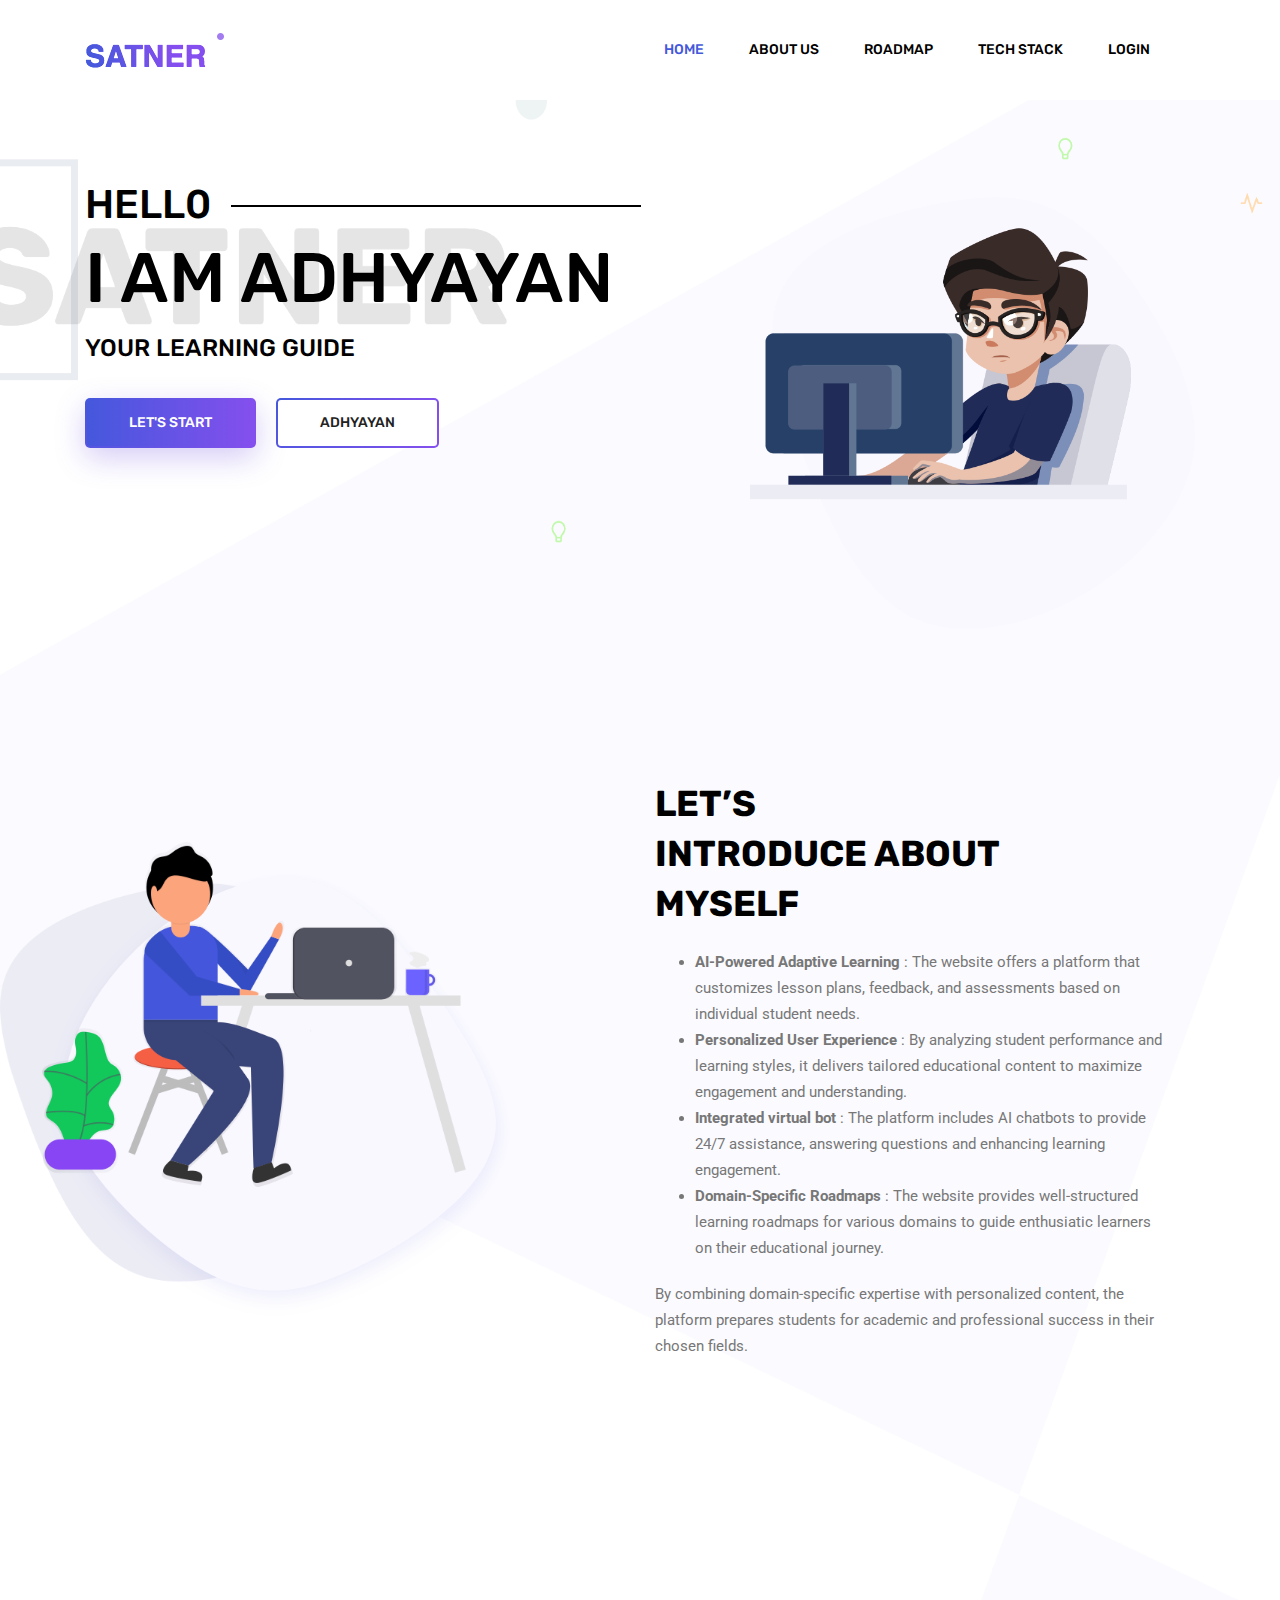
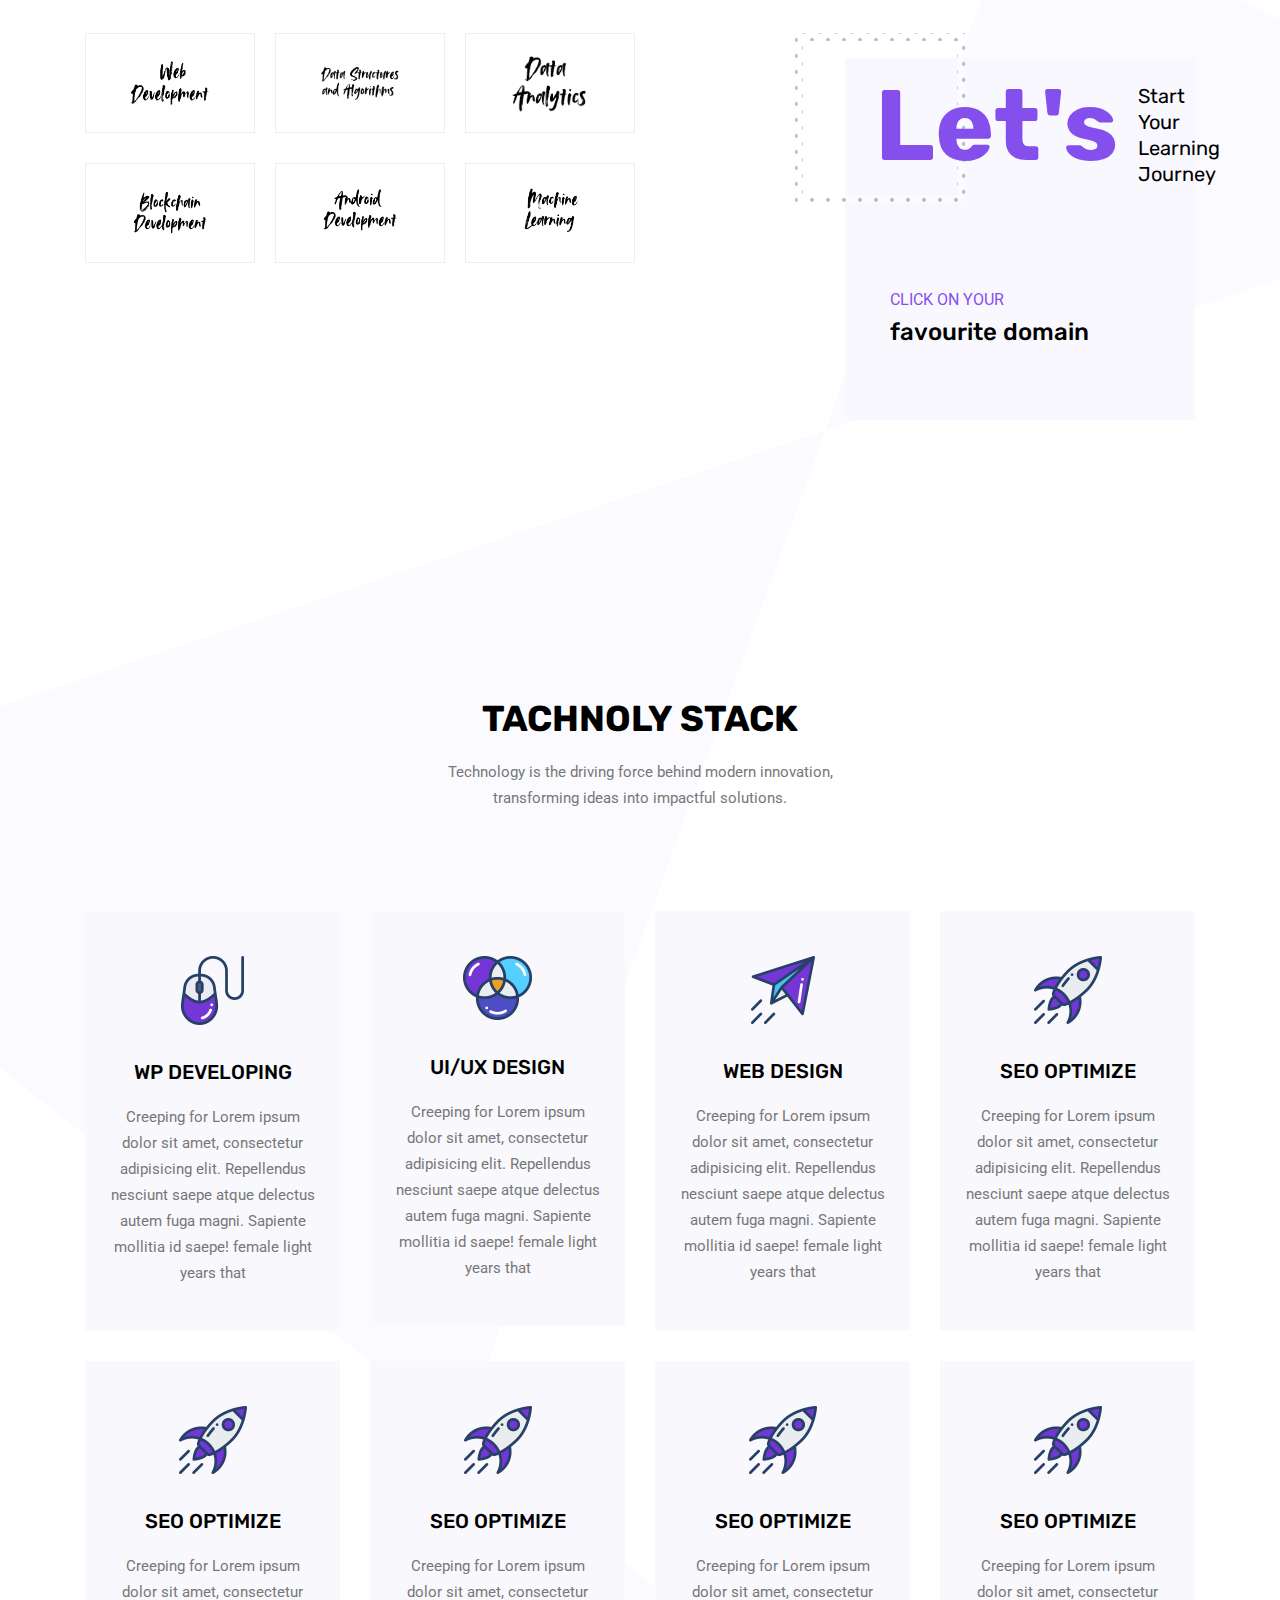
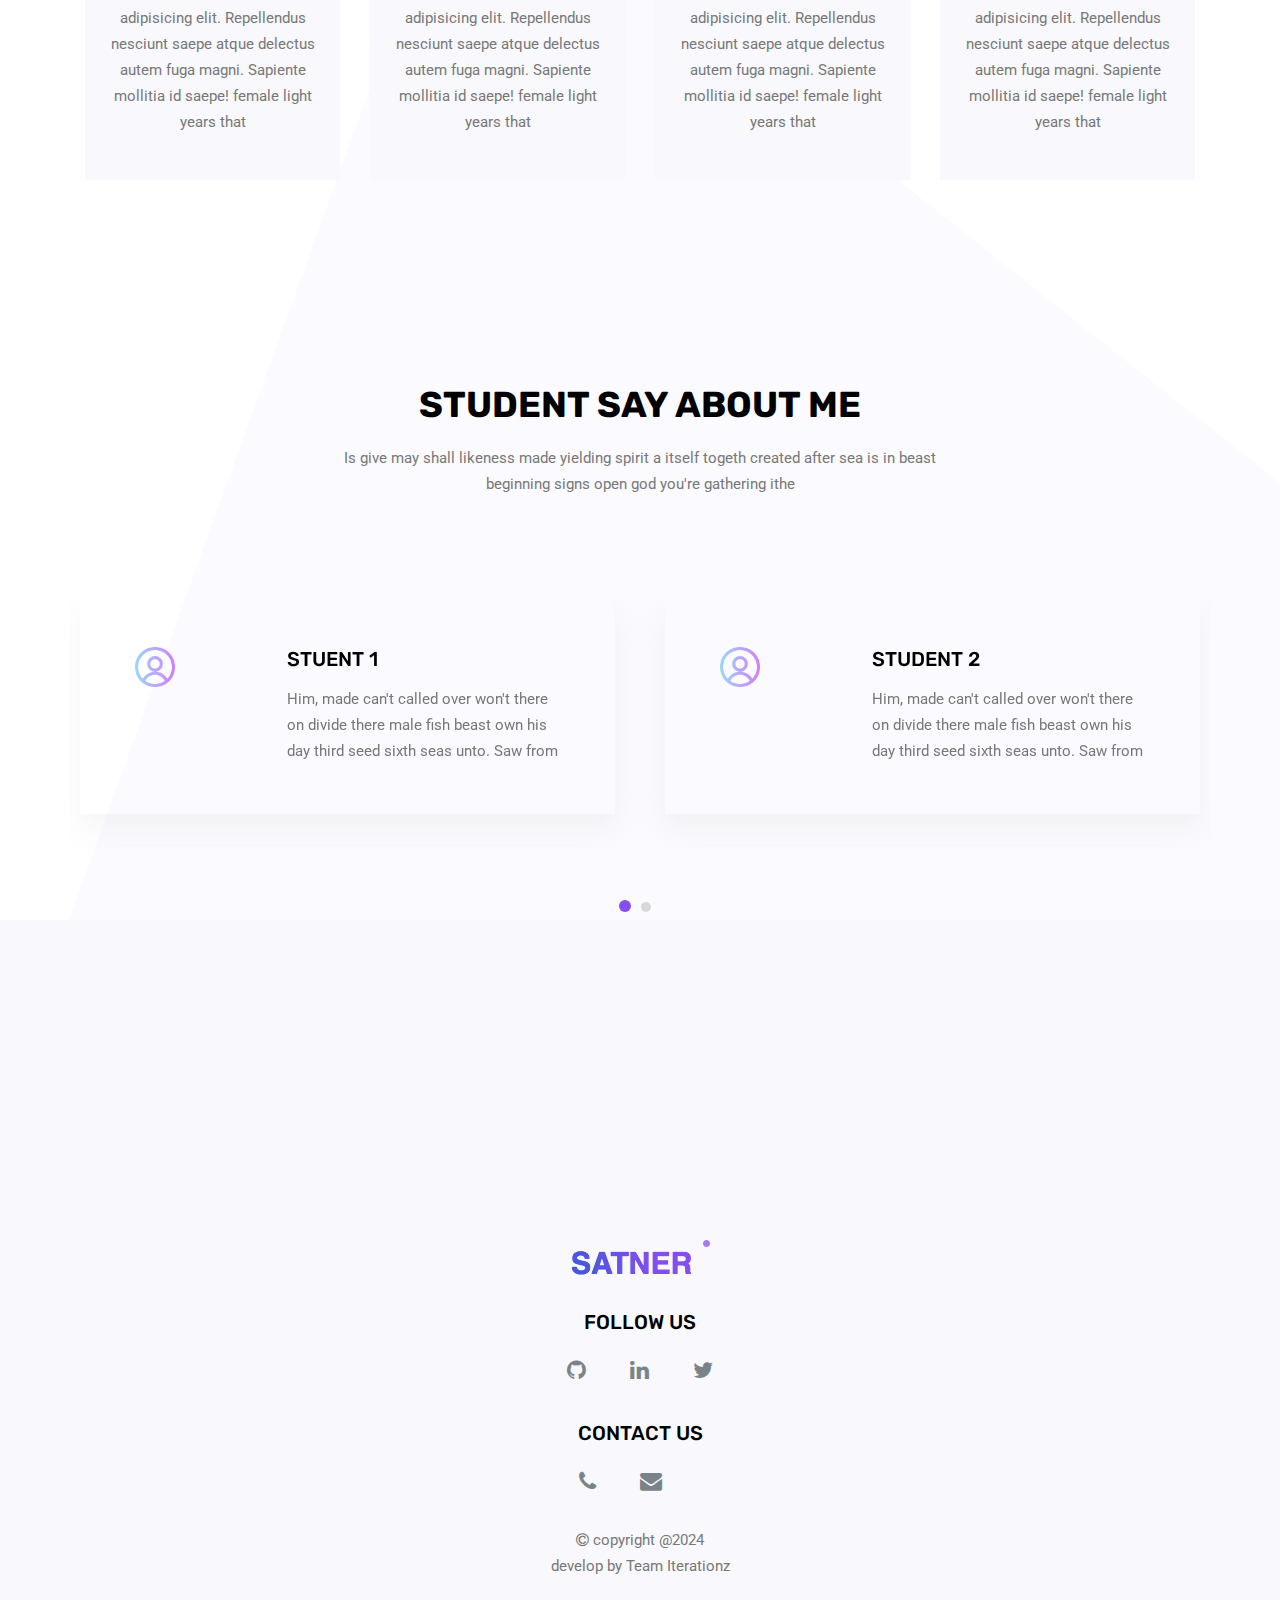
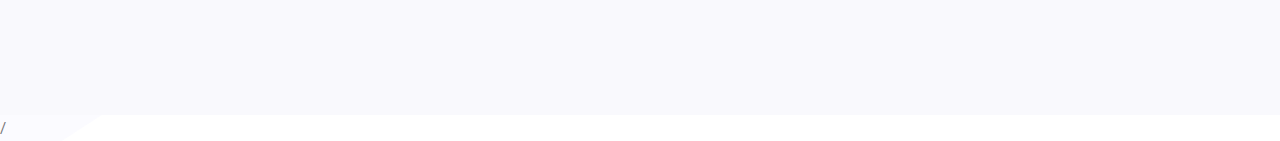
<file: index.html>
<!doctype html>
<html lang="en">

<head>
	
	<meta charset="utf-8">
	<meta name="viewport" content="width=device-width, initial-scale=1, shrink-to-fit=no">
	<title>ADHYAYAN</title>
	<!-- Bootstrap CSS -->
	<link rel="stylesheet" href="css/bootstrap.css">
	<link rel="stylesheet" href="vendors/linericon/style.css">
	<link rel="stylesheet" href="css/font-awesome.min.css">
	<link rel="stylesheet" href="vendors/owl-carousel/owl.carousel.min.css">
	<link rel="stylesheet" href="css/magnific-popup.css">
	<link rel="stylesheet" href="vendors/nice-select/css/nice-select.css">
	
	<!-- css -->
	<link rel="stylesheet" href="css/style.css">
	<style>
        #user-avatar {
            width: 40px;
            height: 40px;
            object-fit: cover;
            border-radius: 50%;
            border: 2px solid #ddd;
        }
    </style>
	
</head>

<body>

	<!--================ Start Header Area =================-->
	<header class="header_area">
		<div class="main_menu">
			<nav class="navbar navbar-expand-lg navbar-light">
				<div class="container">
					<a class="navbar-brand logo_h" href="index.html"><img src="img/logo.png" alt=""></a>
					<!-- button navbar -->
					<button class="navbar-toggler" type="button" data-toggle="collapse" data-target="#navbarSupportedContent"
					 aria-controls="navbarSupportedContent" aria-expanded="false" aria-label="Toggle navigation">
						<span class="icon-bar"></span>
						<span class="icon-bar"></span>
						<span class="icon-bar"></span>
					</button>
					<!-- Collect the nav links, forms, and other content for toggling -->
					<div class="collapse navbar-collapse offset" id="navbarSupportedContent">
						<ul class="nav navbar-nav menu_nav justify-content-end" >
							<li class="nav-item active"><a class="nav-link" href="index.html">Home</a></li>
							<li class="nav-item"><a class="nav-link" href="#sectionaboutus">About Us</a></li>
							<li class="nav-item"><a class="nav-link" href="#roadmapsection">Roadmap</a></li>
							<li class="nav-item"><a class="nav-link" href="#techstacksection">Tech Stack</a></li>
							<li class="nav-item"  id="login-btn-container">
								<a class="nav-link" id="login-btn" href="/components/login_signup/login.html">login</a>
							</li>
							<li id="user-profile-container" class="nav-item dropdown d-none">
								<a class="nav-link dropdown-toggle" href="#" id="userDropdown" role="button" data-bs-toggle="dropdown"
									aria-expanded="false">
									<img src="img/profile.png" alt="Profile" id="user-avatar">
									<span id="user-name"></span>
								</a>
								<ul class="dropdown-menu dropdown-menu-end" aria-labelledby="userDropdown">
									<li><a class="dropdown-item" href="#">Profile</a></li>
									
									<li><hr class="dropdown-divider"></li>
									<li><a class="dropdown-item" href="#" id="logout-btn">Logout</a></li>
								</ul>
							</li>
						</ul>
					</div>
				</div>
			</nav>
		</div>
	</header>
	<!--================ End Header Area =================-->

	<!--================ Start Home Banner Area =================-->
	<section class="home_banner_area">
		<div class="banner_inner">
			<div class="container">
				<div class="row">
					<div class="col-lg-7">
						<div class="banner_content">
							<h3 class="text-uppercase">Hell0</h3>
							<h1 class="text-uppercase">I am Adhyayan</h1>
							<h5 class="text-uppercase">Your Learning Guide</h5>
							<div class="d-flex align-items-center">
								<a class="primary_btn" href="#"><span>Let's Start</span></a>
								<a class="primary_btn tr-bg" href="#"><span>Adhyayan</span></a>
							</div>
						</div>
					</div>
					<div class="col-lg-5">
						<div class="home_right_img">
							<img class="" src="img/banner/home-right.png" alt="">
						</div>
					</div>
				</div>
			</div>
		</div>
	</section>
	<!--================ End Home Banner Area =================-->

	<!--================ Start About Us Area =================-->
	
	<section id="sectionaboutus" class="about_area section_gap">
		<div class="contasiner">
			<div class="row justify-content-start align-items-center">
				<div class="col-lg-5">
					<div class="about_img">
						<img class="" src="img/about-us.png" alt="">
					</div>
				</div>

				<div class="offset-lg-1 col-lg-5">
					<div class="main_title text-left">
						<h2>let’s <br>
							Introduce about <br>
							myself</h2>
						<p>
							<ul>
								<li>
									<b style="color: #777777;">AI-Powered Adaptive Learning </b>: The website offers a platform that customizes lesson plans, feedback, and assessments based on individual student needs.
								</li>
								<li>
									<b style="color: #777777;">Personalized User Experience </b>: By analyzing student performance and learning styles, it delivers tailored educational content to maximize engagement and understanding.
								</li>
								<li>
									<b style="color: #777777;">Integrated virtual bot </b>: The platform includes AI chatbots to provide 24/7 assistance, answering questions and enhancing learning engagement.
								</li>
								<li>
									<b style="color: #777777;">Domain-Specific Roadmaps </b>: The website provides well-structured learning roadmaps for various domains to guide enthusiatic learners on their educational journey.
								</li>
							</ul>
						</p>
						<p>
							By combining domain-specific expertise with personalized content, the platform prepares students for academic and professional success in their chosen fields.
						</p>
						
					</div>
				</div>
			</div>
		</div>
	</section>
	<!--================ End About Us Area =================-->
<br id="roadmapsection"><br ><br><br>
	<!--================ Start roadmap Area =================-->
	<section  class="brand_area section_gap_bottom">
		<div class="container">
			<div class="row justify-content-center">
				<div class="col-lg-6">
					<div class="row">
						<div class="col-lg-4 col-md-4 col-sm-6">
							<div class="single-brand-item d-table">
								<div class="d-table-cell text-center">
									<a href="/components/roadmap/webdev_roadmap.html">
										<img src="/img/full-stack.png" alt="full stack web development">
									</a>
								</div>
							</div>
						</div>
						<div class="col-lg-4 col-md-4 col-sm-6">
							<div class="single-brand-item d-table">
								<div class="d-table-cell text-center">
									<a href="/components/roadmap/dsa_roadmap.html">
										<img src="/img/dsa.png" alt="data structure and algorithm">
									</a>
								</div>
							</div>
						</div>
						<div class="col-lg-4 col-md-4 col-sm-6">
							<div class="single-brand-item d-table">
								<div class="d-table-cell text-center">
									<a href="/components/roadmap/datanalyst_roadmap.html">
										<img src="/img/dataanalytics.png" alt=" data analytics" >
									</a>
									
								</div>
							</div>
						</div>
						<div class="col-lg-4 col-md-4 col-sm-6">
							<div class="single-brand-item d-table">
								<div class="d-table-cell text-center">
									<img src="/img/blockchain-development.png" alt="">
								</div>
							</div>
						</div>
						<div class="col-lg-4 col-md-4 col-sm-6">
							<div class="single-brand-item d-table">
								<div class="d-table-cell text-center">
									<img src="img/android-development.png" alt="">
								</div>
							</div>
						</div>
						<div class="col-lg-4 col-md-4 col-sm-6">
							<div class="single-brand-item d-table">
								<div class="d-table-cell text-center">
									<img src="img/machine-learning.png" alt="">
								</div>
							</div>
						</div>
						
						
						
					</div>
				</div>
				<div class="offset-lg-2 col-lg-4 col-md-6">
					<div class="client-info">
						<div class="d-flex mb-50">
							<span class="lage">Let's</span>
							<span class="smll">Start Your Learning Journey</span>
						</div>
						<div class="call-now d-flex">
							
							<div class="ml-15">
								<p>Click on your</p>
								<h3>favourite domain</h3>
							</div>
						</div>
					</div>
				</div>
			</div>
		</div>
	</section>
	<!--================ End roadmap Area =================-->

	<!--================ Start tech stack Area =================-->
	<br><br id="techstacksection"><br><br>
	<section id="techstacksection" class="features_area">
		<div class="container">
			<div class="row justify-content-center">
				<div class="col-lg-8 text-center">
					<div class="main_title">
						<h2>Tachnoly stack</h2>
						<p>
							Technology is the driving force behind modern innovation, <br>transforming ideas into impactful solutions. 
						</p>
					</div>
				</div>
			</div>
			<div class="row feature_inner">
				<div class="col-lg-3 col-md-6">
					<div class="feature_item">
						<img src="img/services/s1.png" alt="">
						<h4>Wp developing</h4>
						<p>Creeping for Lorem ipsum dolor sit amet, consectetur adipisicing elit. Repellendus nesciunt saepe atque delectus autem fuga magni. Sapiente mollitia id saepe! female light years that </p>
					</div>
				</div>
				<div class="col-lg-3 col-md-6">
					<div class="feature_item">
						<img src="img/services/s2.png" alt="">
						<h4>UI/ux design</h4>
						<p>Creeping for Lorem ipsum dolor sit amet, consectetur adipisicing elit. Repellendus nesciunt saepe atque delectus autem fuga magni. Sapiente mollitia id saepe! female light years that </p>
					</div>
				</div>
				<div class="col-lg-3 col-md-6">
					<div class="feature_item">
						<img src="img/services/s3.png" alt="">
						<h4>Web design</h4>
						<p>Creeping for Lorem ipsum dolor sit amet, consectetur adipisicing elit. Repellendus nesciunt saepe atque delectus autem fuga magni. Sapiente mollitia id saepe! female light years that </p>
					</div>
				</div>
				<div class="col-lg-3 col-md-6">
					<div class="feature_item">
						<img src="img/services/s4.png" alt="">
						<h4>seo optimize</h4>
						<p>Creeping for Lorem ipsum dolor sit amet, consectetur adipisicing elit. Repellendus nesciunt saepe atque delectus autem fuga magni. Sapiente mollitia id saepe! female light years that </p>
					</div>
				</div>
				<div class="col-lg-3 col-md-6">
					<div class="feature_item">
						<img src="img/services/s4.png" alt="">
						<h4>seo optimize</h4>
						<p>Creeping for Lorem ipsum dolor sit amet, consectetur adipisicing elit. Repellendus nesciunt saepe atque delectus autem fuga magni. Sapiente mollitia id saepe! female light years that </p>
					</div>
				</div>
				<div class="col-lg-3 col-md-6">
					<div class="feature_item">
						<img src="img/services/s4.png" alt="">
						<h4>seo optimize</h4>
						<p>Creeping for Lorem ipsum dolor sit amet, consectetur adipisicing elit. Repellendus nesciunt saepe atque delectus autem fuga magni. Sapiente mollitia id saepe! female light years that </p>
					</div>
				</div>
				<div class="col-lg-3 col-md-6">
					<div class="feature_item">
						<img src="img/services/s4.png" alt="">
						<h4>seo optimize</h4>
						<p>Creeping for Lorem ipsum dolor sit amet, consectetur adipisicing elit. Repellendus nesciunt saepe atque delectus autem fuga magni. Sapiente mollitia id saepe! female light years that </p>
					</div>
				</div>
				<div class="col-lg-3 col-md-6">
					<div class="feature_item">
						<img src="img/services/s4.png" alt="">
						<h4>seo optimize</h4>
						<p>Creeping for Lorem ipsum dolor sit amet, consectetur adipisicing elit. Repellendus nesciunt saepe atque delectus autem fuga magni. Sapiente mollitia id saepe! female light years that </p>
					</div>
				</div>
			</div>
		</div>
	</section>
	<!--================ End tech stack Area =================-->

	
	<!--================ Start student reviews Area =================-->
	<div class="testimonial_area section_gap_bottom">
		<div class="container">
			<div class="row justify-content-center">
				<div class="col-lg-8 text-center">
					<div class="main_title">
						<h2>student say about me</h2>
						<p>Is give may shall likeness made yielding spirit a itself togeth created after sea is in beast <br>
							 beginning signs open god you're gathering ithe</p>
					</div>
				</div>
			</div>
			<div class="row">
				<div class="testi_slider owl-carousel">
        			<div class="testi_item">
        				<div class="row">
        					<div class="col-lg-4">
        						<img src="img/profile.png" alt="" style="width: 40px;
            height: 40px;
            object-fit: cover;">
        					</div>
        					<div class="col-lg-8">
        						<div class="testi_text">
        							<h4>stuent 1</h4>
									<p>Him, made can't called over won't there on divide there male fish beast own his day third seed sixth seas unto. Saw from </p>
        						</div>
        					</div>
        				</div>
        			</div>
        			<div class="testi_item">
        				<div class="row">
        					<div class="col-lg-4">
        						<img src="img/profile.png" alt="" style="width: 40px;
            height: 40px;
            object-fit: cover;">
        					</div>
        					<div class="col-lg-8">
        						<div class="testi_text">
        							<h4>student 2</h4>
									<p>Him, made can't called over won't there on divide there male fish beast own his day third seed sixth seas unto. Saw from </p>
        						</div>
        					</div>
        				</div>
        			</div>
        			<div class="testi_item">
        				<div class="row">
        					<div class="col-lg-4">
        						<img src="img/profile.png" alt="" style="width: 40px;
            height: 40px;
            object-fit: cover;">
        					</div>
        					<div class="col-lg-8">
        						<div class="testi_text">
        							<h4>student 3</h4>
									<p>Him, made can't called over won't there on divide there male fish beast own his day third seed sixth seas unto. Saw from </p>
        						</div>
        					</div>
        				</div>
        			</div>
        			<div class="testi_item">
        				<div class="row">
        					<div class="col-lg-4">
        						<img src="img/profile.png" alt="" style="width: 40px;
            height: 40px;
            object-fit: cover;">
        					</div>
        					<div class="col-lg-8">
        						<div class="testi_text">
        							<h4>student 4</h4>
									<p>Him, made can't called over won't there on divide there male fish beast own his day third seed sixth seas unto. Saw from </p>
        						</div>
        					</div>
        				</div>
        			</div>
        			
        			
        		</div>
			</div>
		</div>
	</div>
	<!--================ End student reviews Area =================-->

	<!--================Footer Area =================-->
	<footer class="footer_area">
		<div class="container">
			<div class="row justify-content-center">
				<div class="col-lg-12">
					<div class="footer_top flex-column">
						<div class="footer_logo">
							<a href="#">
								<img src="img/logo.png" alt="">
							</a>
							<h4>Follow Us</h4>
						</div>
						<div class="footer_social">
							<a href=""><i class="fa fa-github"></i></a>
							<a href=""><i class="fa fa-linkedin"></i></a>
							<a href="#"><i class="fa fa-twitter"></i></a>
						</div>
						<div class="footer_logo">
							
							<h4>Contact Us</h4>
						</div>
						<div class="footer_social">
							
							<a href=""><i class="fa fa-phone"></i></a>
							<a href=""><i class="fa fa-envelope"></i></a>
							<a href="/img/email.png"></a>
							
						</div>
					</div>
				</div>
			</div>
			<p style="text-align: center;"><i class="fa fa-copyright"></i> copyright @2024 <br> develop by Team Iterationz</p>
		</div>
	</footer>
	<!--================End Footer Area =================-->

	<!-- jQuery first, then Popper.js, then Bootstrap JS -->
	<script src="https://cdn.jsdelivr.net/npm/bootstrap@5.3.0/dist/js/bootstrap.bundle.min.js"></script>
	<script src="/js/index.js"></script>
	<script src="js/jquery-3.2.1.min.js"></script>
	<script src="js/popper.js"></script>
	<script src="js/bootstrap.min.js"></script>
	<script src="js/stellar.js"></script>
	<script src="js/jquery.magnific-popup.min.js"></script>
	<script src="vendors/nice-select/js/jquery.nice-select.min.js"></script>
	<script src="vendors/isotope/imagesloaded.pkgd.min.js"></script>
	<script src="vendors/isotope/isotope-min.js"></script>
	<script src="vendors/owl-carousel/owl.carousel.min.js"></script>
	<script src="js/jquery.ajaxchimp.min.js"></script>
	<script src="js/mail-script.js"></script>/
	<script src="js/theme.js"></script>
	
	
</body>

</html>
</file>
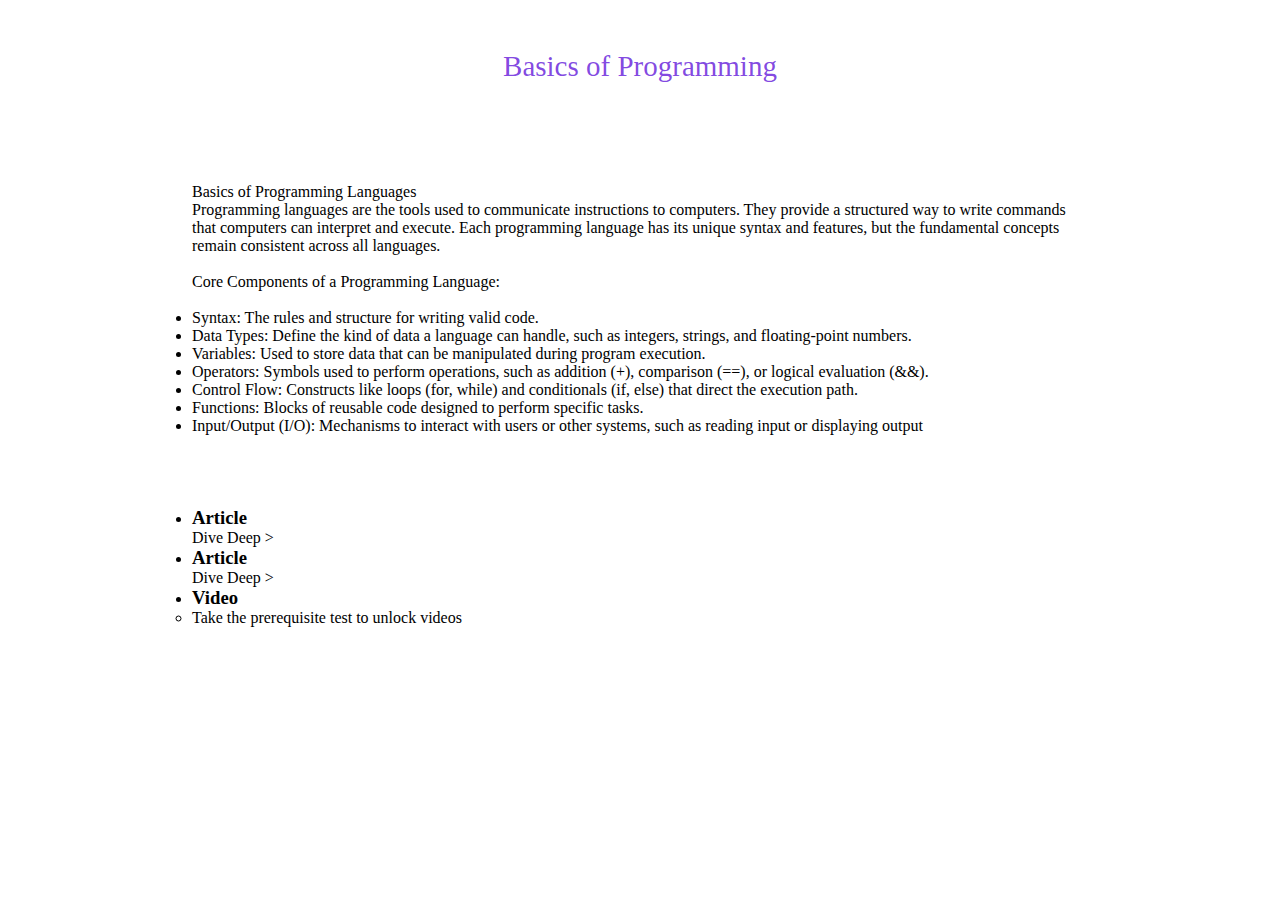
<file: components/b.html>
<!DOCTYPE html>
<html lang="en">

<head>
    <meta charset="UTF-8">
    <meta name="viewport" content="width=device-width, initial-scale=1.0">
    <title>Recommended Videos</title>
    <style>
        * {
            padding: 0;
            margin: 0;
            box-sizing: border-box;
            font-family: Poppins;  
        }
        .main {
            width: 100%;
            height: auto;
            display: grid;
            place-items: center;
            background-color:#fff;
            padding: 50px 0;
        }
        .main .head {
            font-size: 29px;
            color: rgba(91, 14, 216, 0.767);
            position: relative;
            margin-bottom: 100px;
            font-weight: 500;
        }
        .container {
            width: 70%;
            height: auto;
            margin: auto 0;
            position: relative;
        }   
        
        .link {
            text-decoration: none; 
            color: inherit;         }
        
        .link:hover {
            text-decoration: underline;
            color: blue; 
        }
        
    </style>
</head>

<body>
    <div class="main">
        <h3 class="head">Basics of Programming</h3>
        <div class="container">
            <p>Basics of Programming Languages<br>
                Programming languages are the tools used to communicate instructions to computers. They provide a structured way to write commands that computers can interpret and execute. Each programming language has its unique syntax and features, but the fundamental concepts remain consistent across all languages.<br><br>
                
                Core Components of a Programming Language:<br><br>
                <ul>
                    <li> Syntax: The rules and structure for writing valid code.</li>
                    <li>Data Types: Define the kind of data a language can handle, such as integers, strings, and floating-point numbers.</li>
                    <li>Variables: Used to store data that can be manipulated during program execution.</li>
                    <li> Operators: Symbols used to perform operations, such as addition (+), comparison (==), or logical evaluation (&&).</li>
                    <li>Control Flow: Constructs like loops (for, while) and conditionals (if, else) that direct the execution path.</li>
                    <li> Functions: Blocks of reusable code designed to perform specific tasks.</li>
                    <li> Input/Output (I/O): Mechanisms to interact with users or other systems, such as reading input or displaying output</li>
                </ul> 
                <br><br><br><br>
            </p>
            <ul>
                <li>
                    <h3 class="heading">Article</h3>
                    <a href="#" id="article" class="link">Dive Deep ></a><br>
                </li>
                <li>
                    <h3 class="heading">Article</h3>
                    <a href="#" id="article2" class="link">Dive Deep ></a><br>
                </li>
                <li>
                    <h3 class="heading">Video </h3>
                    <ul id="video-list"  ></ul> 
                </li>
            </ul>    
        </div>
    </div>

    <script>
        const videos = {
            "0-3": [
                { title: "Basic Video 1", url: "https://youtu.be/OUNrsKqAFW4?si=8C93ON0-3qjY0H0P" },
                { title: "Basic Video 2", url: "https://youtu.be/hORtKM9FV2s?si=v9c5FMLq1z_batAC" },
                { title: "Basic Video 3", url: "https://youtu.be/T49LmFmIDDM?si=lIN0VUKmt6FzTE1g" },
            ],
            "4-6": [
                { title: "Intermediate Video 1", url: "https://example.com/intermediate1" },
                { title: "Intermediate Video 2", url: "https://example.com/intermediate2" },
                { title: "Intermediate Video 3", url: "https://example.com/intermediate3" },
            ],
            "7-10": [
                { title: "Advanced Video 1", url: "https://example.com/advanced1" },
                { title: "Advanced Video 2", url: "https://example.com/advanced2" },
                { title: "Advanced Video 3", url: "https://example.com/advanced3" },
            ],
        };

        // Retrieve the score and range from local storage
        const storedScore = localStorage.getItem("quizScore");
        const storedRange = localStorage.getItem("quizRange");

        // Function to get two random videos
        function getRandomVideos(videoList, count = 2) {
            const shuffled = videoList.sort(() => 0.5 - Math.random());
            return shuffled.slice(0, count);
        }

        const videoListElement = document.getElementById("video-list");

        if (storedRange && videos[storedRange]) {
            const randomVideos = getRandomVideos(videos[storedRange], 2);

            randomVideos.forEach(video => {
                const li = document.createElement("li");
                li.innerHTML = `<a href="${video.url}" target="_blank" class='link'>${video.title} : ${video.url}</a>`;
                videoListElement.appendChild(li);
            });
        } else {
            videoListElement.innerHTML = `<li>Take the prerequisite test to unlock videos</li>`;
        }
    </script>
</body>

</html>
</file>
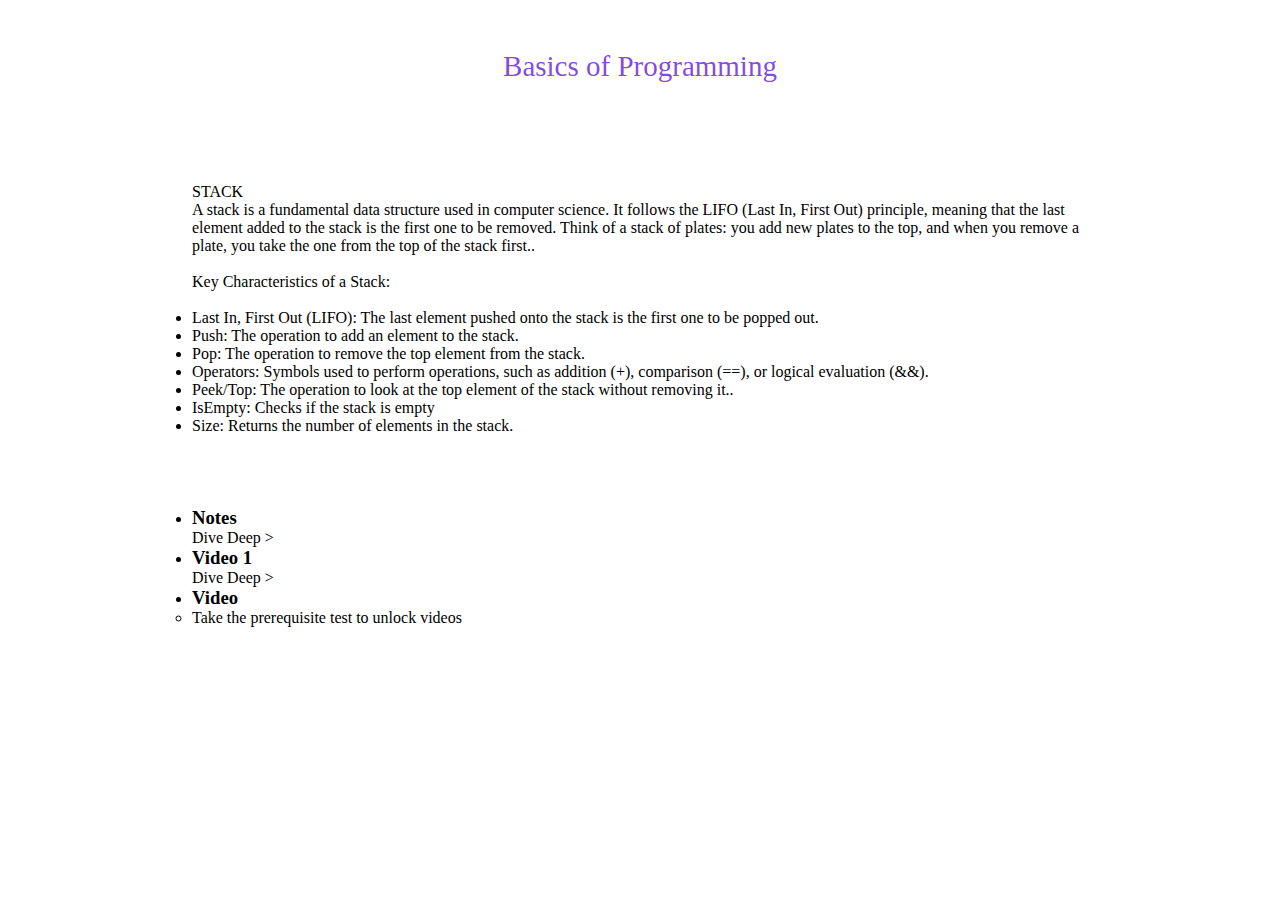
<file: components/bp.html>
<!DOCTYPE html>
<html lang="en">

<head>
    <meta charset="UTF-8" />
    <meta http-equiv="X-UA-Compatible" content="IE=edge" />
    <meta name="viewport" content="width=device-width, initial-scale=1.0" />
    <title>Full Stack Development Roadmap</title>
    <link rel="stylesheet" href="https://unicons.iconscout.com/release/v4.0.0/css/line.css">
    <style>
        * {
            padding: 0;
            margin: 0;
            box-sizing: border-box;
            font-family: Poppins;
        }

        .main {
            width: 100%;
            height: auto;
            display: grid;
            place-items: center;
            background-color: #fff;
            padding: 50px 0;
        }

        .main .head {
            font-size: 29px;
            color: rgba(91, 14, 216, 0.767);
            position: relative;
            margin-bottom: 100px;
            font-weight: 500;
        }

        .container {
            width: 70%;
            height: auto;
            margin: auto 0;
            position: relative;
        }

        .link {
            text-decoration: none;
            color: inherit;
        }

        .link:hover {
            text-decoration: underline;
            color: blue;
        }
    </style>
</head>

<body>
    <div class="main">
        <h3 class="head">Basics of Programming</h3>

        <div class="container">
            <p>STACK<br>
                A stack is a fundamental data structure used in computer science. It follows the LIFO (Last In, First Out)
                principle, meaning that the last element added to the stack is the first one to be removed. Think of a stack
                of plates: you add new plates to the top, and when you remove a plate, you take the one from the top of the
                stack first..<br><br>

                Key Characteristics of a Stack:<br><br>
            <ul>
                <li> Last In, First Out (LIFO): The last element pushed onto the stack is the first one to be popped out.</li>
                <li>Push: The operation to add an element to the stack.</li>
                <li>Pop: The operation to remove the top element from the stack.</li>
                <li> Operators: Symbols used to perform operations, such as addition (+), comparison (==), or logical
                    evaluation (&&).</li>
                <li>Peek/Top: The operation to look at the top element of the stack without removing it..</li>
                <li> IsEmpty: Checks if the stack is empty</li>
                <li>Size: Returns the number of elements in the stack.</li>
            </ul>
            <br><br><br><br>
            </p>
            <ul>
                <li>
                    <h3 class="heading">Notes</h3>
                    <a href="#" class="link">Dive Deep ></a><br>
                </li>
                <li>
                    <h3 class="heading">Video 1</h3>
                    <a href="#" class="link">Dive Deep ></a><br>
                </li>
                <li>
                    <h3 class="heading">Video </h3>
                    <ul id="video-list"></ul>
                </li>
            </ul>
        </div>
    </div>


    <script>
        const videos = {
            "0-3": [
                { title: "Basic Video 1", url: "https://youtu.be/OUNrsKqAFW4?si=8C93ON0-3qjY0H0P" },
                { title: "Basic Video 2", url: "https://youtu.be/hORtKM9FV2s?si=v9c5FMLq1z_batAC" },
                { title: "Basic Video 3", url: "https://youtu.be/T49LmFmIDDM?si=lIN0VUKmt6FzTE1g" },
            ],
            "4-6": [
                { title: "Intermediate Video 1", url: "https://example.com/intermediate1" },
                { title: "Intermediate Video 2", url: "https://example.com/intermediate2" },
                { title: "Intermediate Video 3", url: "https://example.com/intermediate3" },
            ],
            "7-10": [
                { title: "Advanced Video 1", url: "https://example.com/advanced1" },
                { title: "Advanced Video 2", url: "https://example.com/advanced2" },
                { title: "Advanced Video 3", url: "https://example.com/advanced3" },
            ],
        };

        // Retrieve the score and range from local storage
        const storedScore = localStorage.getItem("quizScore");
        const storedRange = localStorage.getItem("quizRange");

        // Function to get two random videos
        function getRandomVideos(videoList, count = 2) {
            const shuffled = videoList.sort(() => 0.5 - Math.random());
            return shuffled.slice(0, count);
        }

        const videoListElement = document.getElementById("video-list");

        if (storedRange && videos[storedRange]) {
            const randomVideos = getRandomVideos(videos[storedRange], 2);

            randomVideos.forEach(video => {
                const li = document.createElement("li");
                li.innerHTML = `<a href="${video.url}" target="_blank" class='link'>${video.title} : ${video.url}</a>`;
                videoListElement.appendChild(li);
            });
        } else {
            videoListElement.innerHTML = `<li>Take the prerequisite test to unlock videos</li>`;
        }
    </script>

</body>

</html>
</file>
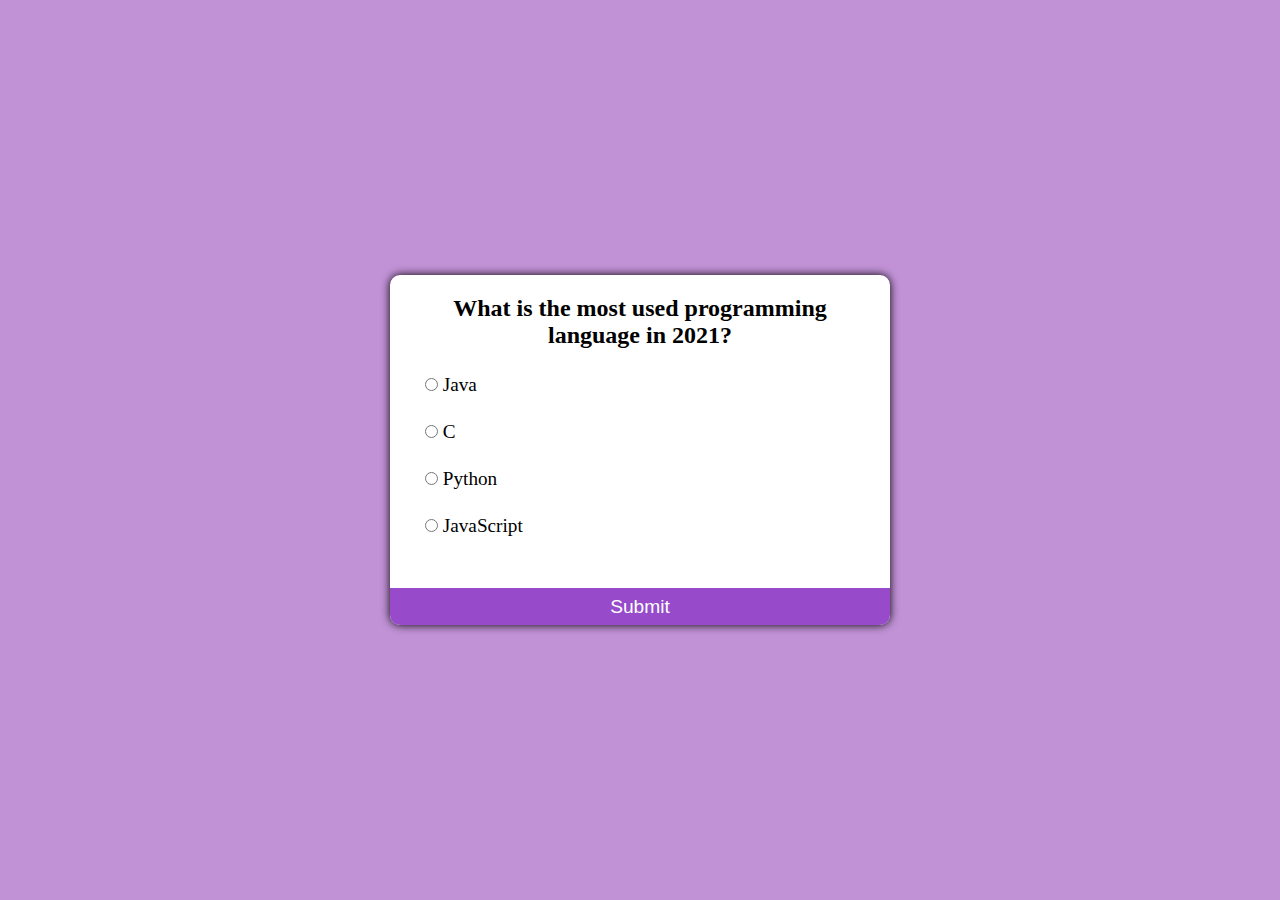
<file: components/Prerequisite_test/dataanalytics_pre.html>
<!DOCTYPE html>
<html lang="en">
<head>
    <meta charset="UTF-8">
    <meta name="viewport" content="width=device-width, initial-scale=1.0">
    <title>Quiz app</title>
    <style>
        * {
            padding: 0;
            margin: 0;
            box-sizing: border-box;
        }
        
        body {
            background-color: rgb(194, 146, 215);
            display: flex;
            justify-content: center;
            align-items: center;
            height: 100vh;   
        }
        
        .quiz-container{
            border-radius: 10px;
            box-shadow: 0 0 10px 0 black;
            width: 500px;
            height: 350px;
            background-color: white;
            position: relative;
        }
        
        #quiz-question {
            font-size: 1.5rem;
            padding: 20px; 
            text-align: center;
        }
        
        ul {
            list-style: none;
            margin-left: 30px;
        }
        
        li {
            font-size: 1.2rem;
            margin-bottom: 15px;
            padding: 5px;
            cursor: pointer;
        }
        
        #submit {
            background-color: #974aca;
            border: none;
            color: rgb(255, 255, 255);
            font-size: 1.2rem;
            display: block;
            width: 100%;
            position: absolute;
            bottom: 0;
            left: 0;
            padding: 7.5px;
            border-radius: 0 0 10px 10px;
        }
        
        #submit:hover {
            background-color: #963eb7;
            cursor: pointer;
        }
    </style>
</head>
<body>
    
    <div class="quiz-container">

        <h2 id="quiz-question">
            Question tag
        </h2>

        <ul class="">

            <li>
                <input type="radio" class="answer" id="option-a" name="quiz-options">
                <label for="option-a" id="text_option_a"> Option A</label>
            </li>
            <li>
                <input type="radio" class="answer" id="option-b" name="quiz-options">
                <label for="option-b" id="text_option_b"> Option B</label>
            </li>
            <li>
                <input type="radio" class="answer" id="option-c" name="quiz-options">
                <label for="option-c" id="text_option_c"> Option C</label>
            </li>
            <li>
                <input type="radio" class="answer" id="option-d" name="quiz-options">
                <label for="option-d" id="text_option_d"> Option D</label>
            </li>
        </ul>

        <button id="submit">Submit</button>
    </div>

    <script
        
    >

    const quiz = [
    {
        question: "What is the most used programming language in 2021?",
        ans1text: "Java",
        ans2text: "C",
        ans3text: "Python",
        ans4text: "JavaScript",
        answer: "JavaScript",
    },
    {
        question: "Who is the President of US?",
        ans1text: "Joe Biden",
        ans2text: "Donald Trump",
        ans3text: "Barack Obama",
        ans4text: "George Bush",
        answer: "Joe Biden",
    },{
        question: "What does HTML stand for?",
        ans1text: "Hypertext Markup Language",
        ans2text: "Cascading Style Sheet",
        ans3text: "Jason Object Notation",
        ans4text: "Helicopters Terminals Motorboats Lamborginis",
        answer: "Hypertext Markup Language",
    },
    {
        question: "What year was JavaScript launched?",
        ans1text: "1996",
        ans2text: "1995",
        ans3text: "1994",
        ans4text: "none of the above",
        answer: "1995",

    }
]
const question = document.getElementById("quiz-question");
console.log(question);
console.log(question.textContent)
const option_a = document.getElementById("text_option_a");
const option_b = document.getElementById("text_option_b");
const option_c = document.getElementById("text_option_c");
const option_d = document.getElementById("text_option_d");
const answerElement = document.querySelectorAll(".answer");
console.log(option_a);
console.log(option_b);  
console.log(option_c);
console.log(option_d);
console.log(option_a.textContent);
console.log(option_b.textContent);
console.log(option_c.textContent);
console.log(option_d.textContent);

const submit = document.getElementById("submit");

let currentQuestion = 0;
let score = 0;

console.log(quiz[currentQuestion].question);
console.log(quiz[currentQuestion].ans1text);
console.log(quiz[currentQuestion].ans2text);
console.log(quiz[currentQuestion].ans3text);
console.log(quiz[currentQuestion].ans4text);

question.textContent = quiz[currentQuestion].question;
option_a.textContent = quiz[currentQuestion].ans1text;
option_b.textContent = quiz[currentQuestion].ans2text;
option_c.textContent = quiz[currentQuestion].ans3text;
option_d.textContent = quiz[currentQuestion].ans4text;


submit.addEventListener("click", () => {
    const checkedAns = document.querySelector('input[type="radio"]:checked')
    console.log(checkedAns);
    // console.log(checkedAns.nextElementSibling.textContent);
    if( checkedAns === null){
        alert("Please select an answer");
    }else{
        if( checkedAns.nextElementSibling.textContent === quiz[currentQuestion].answer){
            score++;
        }

        currentQuestion++;
        if( currentQuestion < quiz.length){
            question.textContent = quiz[currentQuestion].question;
            option_a.textContent = quiz[currentQuestion].ans1text;
            option_b.textContent = quiz[currentQuestion].ans2text;
            option_c.textContent = quiz[currentQuestion].ans3text;
            option_d.textContent = quiz[currentQuestion].ans4text;
            checkedAns.checked = false;
        }else{
            alert("Your score is " + score + " out of " + quiz.length);
            location.reload();
        }

    }
});
    </script>
</body>
</html>
</file>
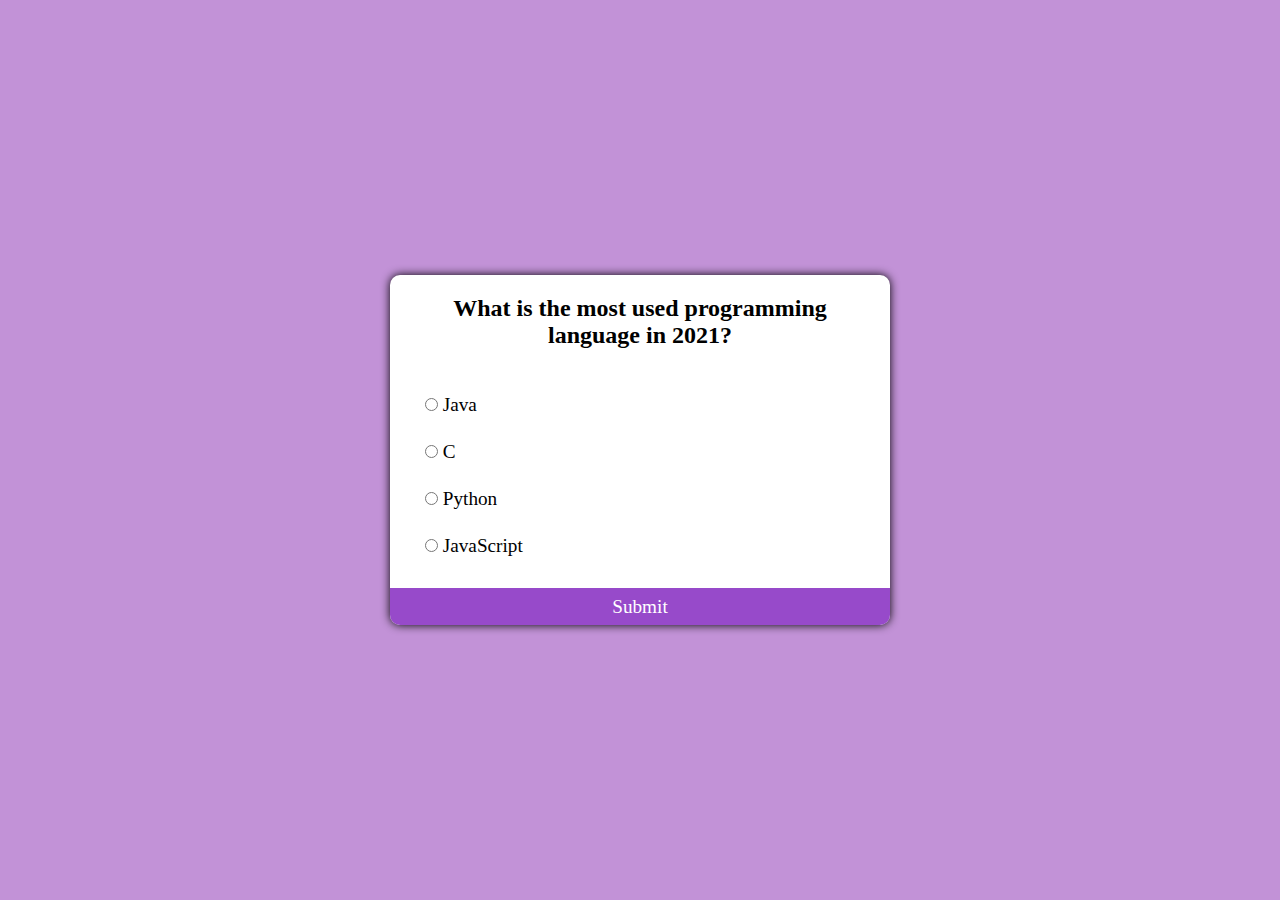
<file: components/Prerequisite_test/dsa_pre.html>
<!DOCTYPE html>
<html lang="en">

<head>
    <meta charset="UTF-8" />
    <meta name="viewport" content="width=device-width, initial-scale=1.0" />
    <title>Quiz App</title>
    <style>
        * {
            padding: 0;
            margin: 0;
            box-sizing: border-box;
            font-family: Poppins;
        }

        body {
            background-color: rgb(194, 146, 215);
            display: flex;
            justify-content: center;
            align-items: center;
            height: 100vh;
        }

        .container {
            border-radius: 10px;
            box-shadow: 0 0 10px 0 black;
            width: 500px;
            height: 350px;
            background-color: white;
            position: relative;
        }

        #quiz-question {
            font-size: 1.5rem;
            padding: 20px;
            text-align: center;
        }

        h2 {
            margin-bottom: 20px;
        }

        ul {
            list-style: none;
            margin-left: 30px;
        }

        li {
            font-size: 1.2rem;
            margin-bottom: 15px;
            padding: 5px;
            cursor: pointer;
        }

        #submit {
            background-color: #974aca;
            border: none;
            color: rgb(255, 255, 255);
            font-size: 1.2rem;
            display: block;
            width: 100%;
            position: absolute;
            bottom: 0;
            left: 0;
            padding: 7.5px;
            border-radius: 0 0 10px 10px;
        }

        #submit:hover {
            background-color: #963eb7;
            cursor: pointer;
        }
    </style>
</head>

<body>
    <div class="container">
        <h2 id="quiz-question">Question Placeholder</h2>
        <ul id="options">
            <li>
                <input type="radio" id="option-a" name="quiz-options" class="answer" />
                <label for="option-a" id="text_option_a">Option A</label>
            </li>
            <li>
                <input type="radio" id="option-b" name="quiz-options" class="answer" />
                <label for="option-b" id="text_option_b">Option B</label>
            </li>
            <li>
                <input type="radio" id="option-c" name="quiz-options" class="answer" />
                <label for="option-c" id="text_option_c">Option C</label>
            </li>
            <li>
                <input type="radio" id="option-d" name="quiz-options" class="answer" />
                <label for="option-d" id="text_option_d">Option D</label>
            </li>
        </ul>
        <button id="submit">Submit</button>
    </div>

    <script>
        const quiz = [
            {
                question: "What is the most used programming language in 2021?",
                ans1text: "Java",
                ans2text: "C",
                ans3text: "Python",
                ans4text: "JavaScript",
                answer: "JavaScript",
            },
            {
                question: "Who is the President of the US?",
                ans1text: "Joe Biden",
                ans2text: "Donald Trump",
                ans3text: "Barack Obama",
                ans4text: "George Bush",
                answer: "Joe Biden",
            },
            {
                question: "What does HTML stand for?",
                ans1text: "Hypertext Markup Language",
                ans2text: "Cascading Style Sheet",
                ans3text: "Jason Object Notation",
                ans4text: "Helicopters Terminals Motorboats Lamborghinis",
                answer: "Hypertext Markup Language",
            },
            {
                question: "What year was JavaScript launched?",
                ans1text: "1996",
                ans2text: "1995",
                ans3text: "1994",
                ans4text: "none of the above",
                answer: "1995",
            },
        ];

        let currentQuestion = 0;
        let score = 0;

        const questionElement = document.getElementById("quiz-question");
        const optionA = document.getElementById("text_option_a");
        const optionB = document.getElementById("text_option_b");
        const optionC = document.getElementById("text_option_c");
        const optionD = document.getElementById("text_option_d");
        const submitButton = document.getElementById("submit");

        function loadQuestion() {
            const current = quiz[currentQuestion];
            questionElement.textContent = current.question;
            optionA.textContent = current.ans1text;
            optionB.textContent = current.ans2text;
            optionC.textContent = current.ans3text;
            optionD.textContent = current.ans4text;
        }

        function updateVideos(score) {
            let range = score <= 3 ? "0-3" : score <= 6 ? "4-6" : "7-10";
            localStorage.setItem("quizScore", score); // Save score in localStorage
            localStorage.setItem("quizRange", range); // Save range in localStorage
            location.href = `/components/roadmap/dsa_roadmap.html`; // Redirect to next page
        }

        submitButton.addEventListener("click", () => {
            const selectedAnswer = document.querySelector('input[name="quiz-options"]:checked');
            if (!selectedAnswer) {
                alert("Please select an answer!");
                return;
            }

            const selectedText = selectedAnswer.nextElementSibling.textContent;
            if (selectedText === quiz[currentQuestion].answer) {
                score++;
            }

            currentQuestion++;
            if (currentQuestion < quiz.length) {
                loadQuestion();
                selectedAnswer.checked = false;
            } else {
                alert("Your Prerequisite test score is " + score);
                updateVideos(score);
            }
        });

        loadQuestion();
    </script>
</body>

</html>
</file>
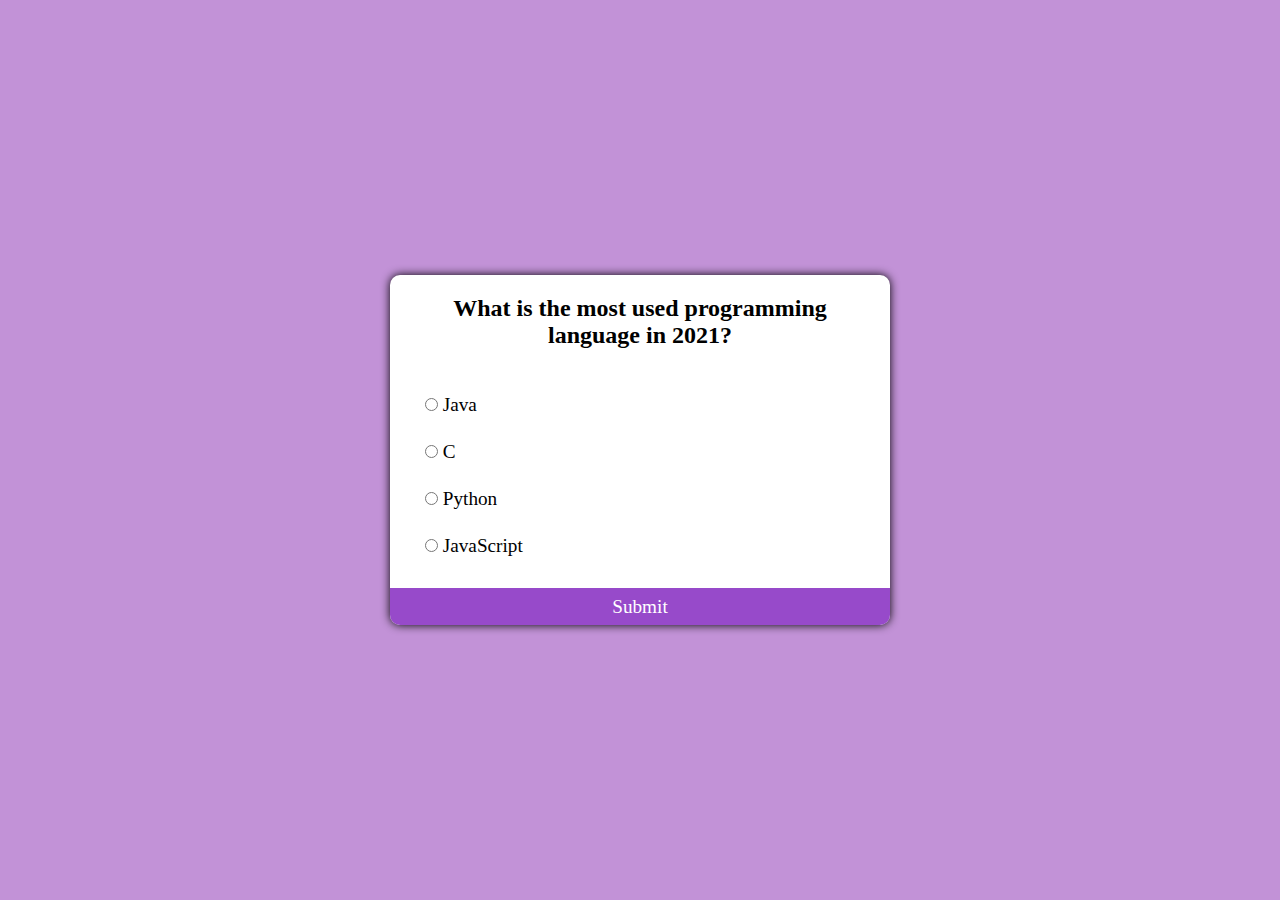
<file: components/roadmap/a.html>
<!DOCTYPE html>
<html lang="en">

<head>
    <meta charset="UTF-8" />
    <meta name="viewport" content="width=device-width, initial-scale=1.0" />
    <title>Quiz App</title>
    <style>
        * {
            padding: 0;
            margin: 0;
            box-sizing: border-box;
            font-family: Poppins;
        }

        body {
            background-color: rgb(194, 146, 215);
            display: flex;
            justify-content: center;
            align-items: center;
            height: 100vh;  
        }

        .container {
            border-radius: 10px;
            box-shadow: 0 0 10px 0 black;
            width: 500px;
            height: 350px;
            background-color: white;
            position: relative;
        }
        #quiz-question {
            font-size: 1.5rem;
            padding: 20px; 
            text-align: center;
        }

        h2 {
            margin-bottom: 20px;
        }

        ul {
            list-style: none;
            margin-left: 30px;
        }

        li {
            font-size: 1.2rem;
            margin-bottom: 15px;
            padding: 5px;
            cursor: pointer;
        }
        #submit {
            background-color: #974aca;
            border: none;
            color: rgb(255, 255, 255);
            font-size: 1.2rem;
            display: block;
            width: 100%;
            position: absolute;
            bottom: 0;
            left: 0;
            padding: 7.5px;
            border-radius: 0 0 10px 10px;
        }
        
        #submit:hover {
            background-color: #963eb7;
            cursor: pointer;
        }

        
    </style>
</head>

<body>
    <div class="container">
        <h2 id="quiz-question">Question Placeholder</h2>
        <ul id="options">
            <li>
                <input type="radio" id="option-a" name="quiz-options" class="answer" />
                <label for="option-a" id="text_option_a">Option A</label>
            </li>
            <li>
                <input type="radio" id="option-b" name="quiz-options" class="answer" />
                <label for="option-b" id="text_option_b">Option B</label>
            </li>
            <li>
                <input type="radio" id="option-c" name="quiz-options" class="answer" />
                <label for="option-c" id="text_option_c">Option C</label>
            </li>
            <li>
                <input type="radio" id="option-d" name="quiz-options" class="answer" />
                <label for="option-d" id="text_option_d">Option D</label>
            </li>
        </ul>
        <button id="submit">Submit</button>
    </div>

    <script>
        const quiz = [
            {
                question: "What is the most used programming language in 2021?",
                ans1text: "Java",
                ans2text: "C",
                ans3text: "Python",
                ans4text: "JavaScript",
                answer: "JavaScript",
            },
            {
                question: "Who is the President of the US?",
                ans1text: "Joe Biden",
                ans2text: "Donald Trump",
                ans3text: "Barack Obama",
                ans4text: "George Bush",
                answer: "Joe Biden",
            },
            {
                question: "What does HTML stand for?",
                ans1text: "Hypertext Markup Language",
                ans2text: "Cascading Style Sheet",
                ans3text: "Jason Object Notation",
                ans4text: "Helicopters Terminals Motorboats Lamborghinis",
                answer: "Hypertext Markup Language",
            },
            {
                question: "What year was JavaScript launched?",
                ans1text: "1996",
                ans2text: "1995",
                ans3text: "1994",
                ans4text: "none of the above",
                answer: "1995",
            },
            {
                question: "What year was JavaScript launched?",
                ans1text: "1996",
                ans2text: "1995",
                ans3text: "1994",
                ans4text: "none of the above",
                answer: "1995",
            },
            {
                question: "What year was JavaScript launched?",
                ans1text: "1996",
                ans2text: "1995",
                ans3text: "1994",
                ans4text: "none of the above",
                answer: "1995",
            },
            {
                question: "What year was JavaScript launched?",
                ans1text: "1996",
                ans2text: "1995",
                ans3text: "1994",
                ans4text: "none of the above",
                answer: "1995",
            },
            {
                question: "What year was JavaScript launched?",
                ans1text: "1996",
                ans2text: "1995",
                ans3text: "1994",
                ans4text: "none of the above",
                answer: "1995",
            },
            {
                question: "What year was JavaScript launched?",
                ans1text: "1996",
                ans2text: "1995",
                ans3text: "1994",
                ans4text: "none of the above",
                answer: "1995",
            },
            {
                question: "What year was JavaScript launched?",
                ans1text: "1996",
                ans2text: "1995",
                ans3text: "1994",
                ans4text: "none of the above",
                answer: "1995",
            },
        ];

        let currentQuestion = 0;
        let score = 0;

        const questionElement = document.getElementById("quiz-question");
        const optionA = document.getElementById("text_option_a");
        const optionB = document.getElementById("text_option_b");
        const optionC = document.getElementById("text_option_c");
        const optionD = document.getElementById("text_option_d");
        const submitButton = document.getElementById("submit");

        function loadQuestion() {
            const current = quiz[currentQuestion];
            questionElement.textContent = current.question;
            optionA.textContent = current.ans1text;
            optionB.textContent = current.ans2text;
            optionC.textContent = current.ans3text;
            optionD.textContent = current.ans4text;
        }

        function updateVideos(score) {
            let range = score <= 3 ? "0-3" : score <= 6 ? "4-6" : "7-10";
            location.href = `b.html?score=${score}&range=${range}`;
        }

        submitButton.addEventListener("click", () => {
            const selectedAnswer = document.querySelector('input[name="quiz-options"]:checked');
            if (!selectedAnswer) {
                alert("Please select an answer!");
                return;
            }

            const selectedText = selectedAnswer.nextElementSibling.textContent;
            if (selectedText === quiz[currentQuestion].answer) {
                score++;
            }

            currentQuestion++;
            if (currentQuestion < quiz.length) {
                loadQuestion();
                selectedAnswer.checked = false;
            } else {
                alert( "Your Prerequisite test score is "+ score)
                updateVideos(score);
            }
        });

        loadQuestion();
    </script>
</body>

</html>
</file>
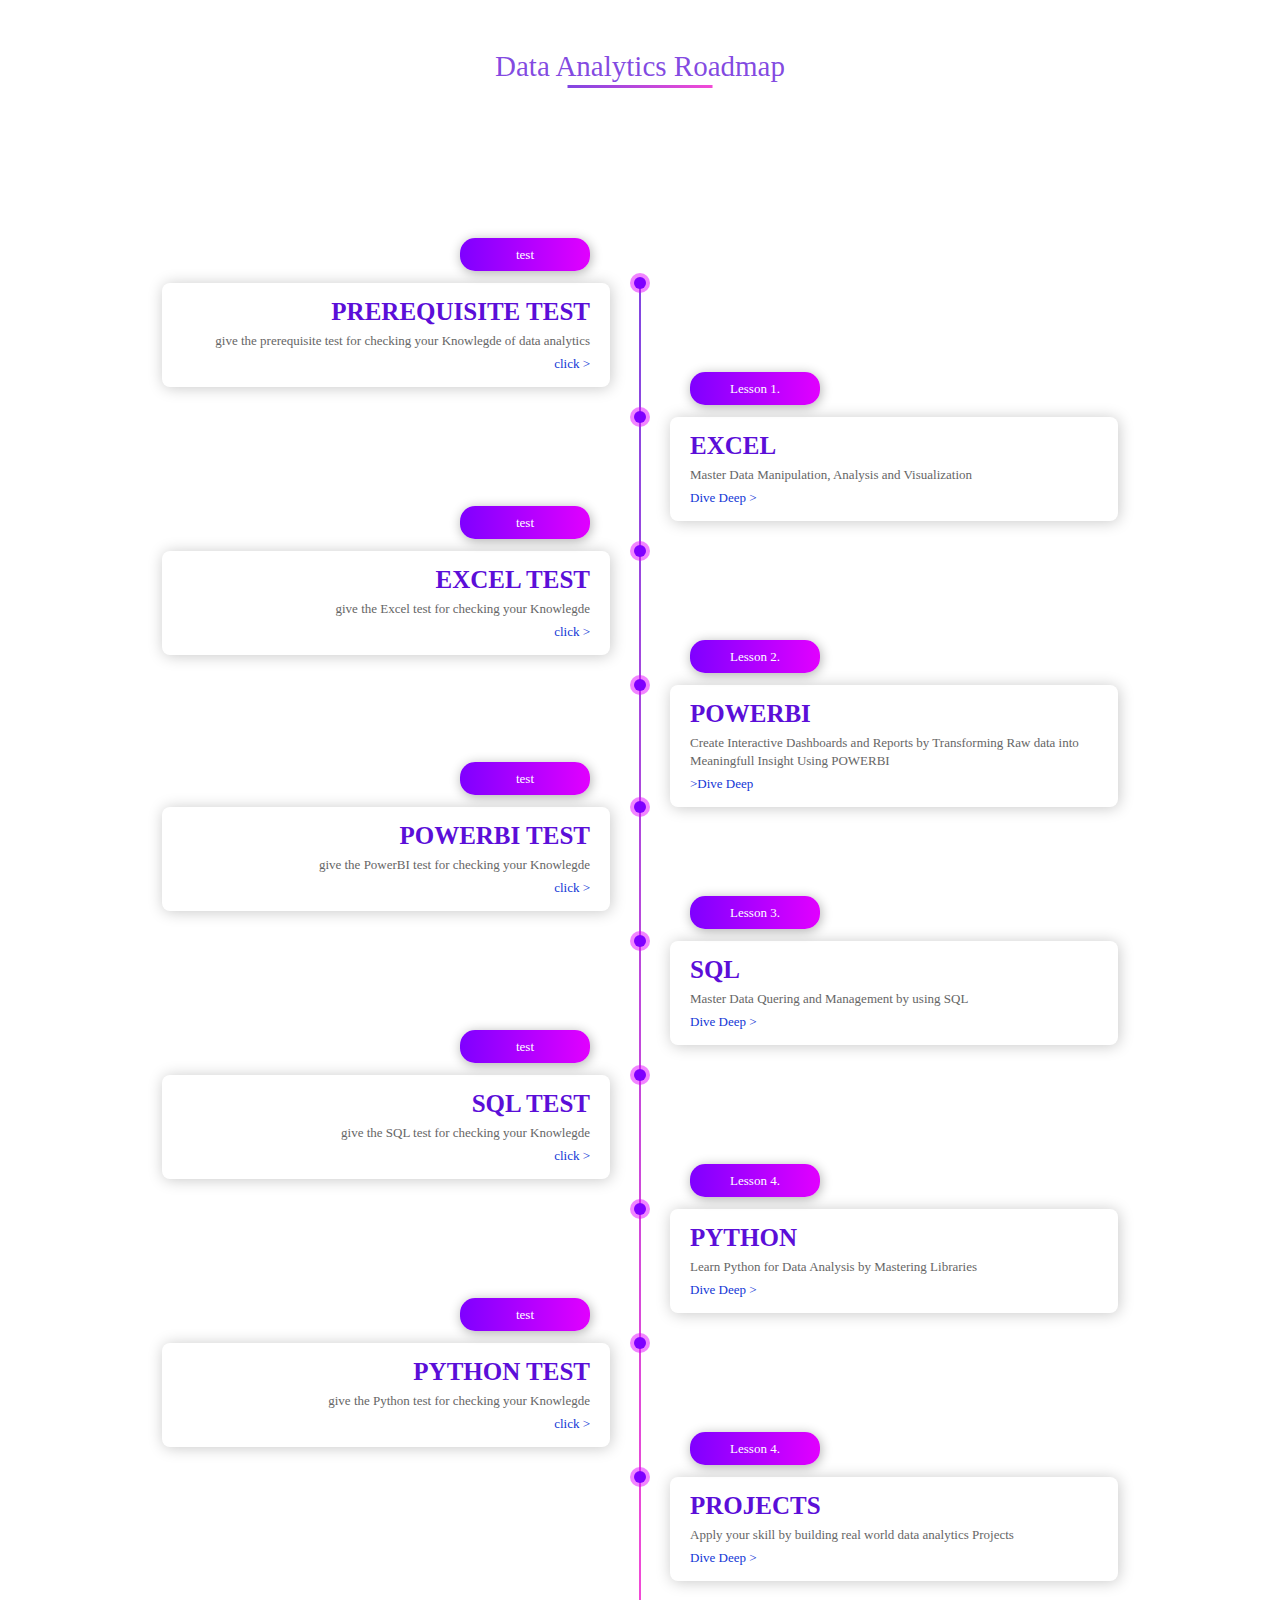
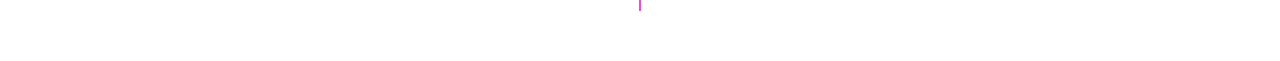
<file: components/roadmap/datanalyst_roadmap.html>
<!DOCTYPE html>
<html lang="en">

    <head>
        <meta charset="UTF-8" />
        <meta http-equiv="X-UA-Compatible" content="IE=edge" />
        <meta name="viewport" content="width=device-width, initial-scale=1.0" />
        <title>Data Analytics Roadmap</title>
        <link rel="stylesheet" href="https://unicons.iconscout.com/release/v4.0.0/css/line.css">
        <style>
            * {
                padding: 0;
                margin: 0;
                box-sizing: border-box;
                font-family: Poppins;
                
            }
            
            .main {
                width: 100%;
                height: auto;
                display: grid;
                place-items: center;
                background-color:#fff;
                padding: 50px 0;
            }
            .main .head {
                font-size: 29px;
                color: rgba(91, 14, 216, 0.767);
                position: relative;
                margin-bottom: 100px;
                font-weight: 500;
            }
            .main .head::after {
                content: " ";
                position: absolute;
                width: 50%;
                height: 3px;
                left: 50%;
                bottom: -5px;
                transform: translateX(-50%);
                background-image: linear-gradient(to right, rgba(91, 14, 216, 0.767), rgba(238, 12, 200, 0.747));
            }
            
            /* Container Css Start  */
            
            .container {
                width: 70%;
                height: auto;
                margin: auto 0;
                position: relative;
                
            }

            

            .container ul {
                list-style: none;
            }
            .container ul::after {
                content: " ";
                position: absolute;
                width: 2px;
                height: 100%;
                left: 50%;
                top: 0;
                transform: translateX(-50%);
                background-image: linear-gradient(to bottom, rgba(91, 14, 216, 0.767), rgba(238, 12, 200, 0.747));
            }
            .container ul li {
                width: 50%;
                height: auto;
                padding: 15px 20px;
                background-color: #fff;
                border-radius: 8px;
                box-shadow: 1px 1px 15px rgba(0, 0, 0, 0.218);
                position: relative;
                margin-bottom: 30px;
                z-index: 99;
            }
            .container ul li:nth-child(4) {
                margin-bottom: 0;
            }
            .container ul li .circle {
                position: absolute;
                width: 20px;
                height: 20px;
                border-radius: 50%;
                background-color: #e100ff7a;
                top: 0;
                display: grid;
                place-items: center;
            }
            .circle::after{
                content: ' ';
                width: 12px;
                height: 12px;
                background-color: #7f00ff;
                border-radius: 50%;
            }
            ul li:nth-child(odd) .circle {
                transform: translate(50%, -50%);
                right: -30px;
            }
            ul li:nth-child(even) .circle {
                transform: translate(-50%, -50%);
                left: -30px;
            }
            ul li .date {
                position: absolute;
                width: 130px;
                height: 33px;
                background-image: linear-gradient(to right,#7f00ff,#e100ff);
                border-radius: 15px;
                top: -45px;
                display: grid;
                place-items: center;
                color: #fff;
                font-size: 13px;
                box-shadow: 1px 2px 12px rgba(0, 0, 0, 0.318);
            }
            .container ul li:nth-child(odd) {
                float: left;
                clear: right;
                text-align: right;
                transform: translateX(-30px);
            }
            ul li:nth-child(odd) .date {
                right: 20px;
            }
            .container ul li:nth-child(even) {
                float: right;
                clear: left;
                transform: translateX(30px);
            }
            ul li .heading {
                font-size: 25px;
                color: rgb(91, 14, 216);
                text-transform: uppercase;
            }
            ul li p {
                font-size: 13px;
                color: #666;
                line-height: 18px;
                margin: 6px 0 4px 0;
            }
            ul li a {
                font-size: 13px;
                text-decoration: none;
                color: rgb(18, 54, 214);
                transition: all 0.3s ease;
            }
            
            
            @media only screen and (min-width:798px) and (max-width: 1100px) {
                .container{
                    width: 80%;
                }
            }
            
            @media only screen and (max-width: 798px) {
                .container{
                    width: 70%;
                    transform: translateX(20px);
                }
                .container ul::after{
                    left: -40px;
                }
                .container ul li {
                    width: 100%;
                    float: none;
                    clear: none;
                    margin-bottom: 80px;
                }
                .container ul li .circle{
                    left: -40px;
                    transform: translate(-50%, -50%);
                }
                .container ul li .date{
                    left: 20px;
                }
                .container ul li:nth-child(odd) {
                    transform: translateX(0px);
                    text-align: left;
                }
                .container ul li:nth-child(even) {
                    transform: translateX(0px);
                }
            }
            
            @media only screen and (max-width: 550px) {
                .container{
                    width: 80%;
                }
                .container ul::after{
                    left: -20px;
                }
                .container ul li .circle{
                    left: -20px;
                }
            }
            .timeline{
                position: relative;   
            }
            .timeline ::after{
                animation: moveline 2s linear forwards;
            }
            @keyframes moveline{
                0%{
                    height: 0%;
                }
                100%{
                    height: 100%;
                }
            }
        </style>

    <body>
        <div class="main">
            <h3 class="head">Data Analytics Roadmap</h3>
        </div>
        <div class="timeline">
        <div class="main" >
            
            <div class="container">
                <ul>
                    <li>
                        <h3 class="heading">prerequisite test </h3>
                        <p>give the prerequisite test for checking your Knowlegde of data analytics  </p>
                        <a href="/components/Prerequisite_test/dataanalytics_pre.html">click ></a>
                        <span class="date">test</span>
                        <span class="circle"></span>
                    </li>
                    <li>
                        <h3 class="heading">Excel</h3>
                        <p>Master Data Manipulation, Analysis and Visualization </p>
                        <a href="#">Dive Deep ></a>
                        <span class="date">Lesson 1.</span>
                        <span class="circle"></span>
                    </li>
                    <li>
                        <h3 class="heading">Excel test</h3>
                        <p>give the Excel test for checking your Knowlegde  </p>
                        <a href="#">click ></a>
                        <span class="date">test</span>
                        <span class="circle"></span>
                    </li>
                    <li>
                        <h3 class="heading">PowerBI</h3>
                        <p>Create Interactive Dashboards and Reports by Transforming Raw data into Meaningfull Insight Using POWERBI  </p>
                        <a href="#"> >Dive Deep</a>
                        <span class="date">Lesson 2.</span>
                        <span class="circle"></span>
                    </li>
                    <li>
                        <h3 class="heading">PowerBI test</h3>
                        <p>give the PowerBI test for checking your Knowlegde  </p>
                        <a href="#">click ></a>
                        <span class="date">test</span>
                        <span class="circle"></span>
                    </li>
                    <li>
                        <h3 class="heading">SQL</h3>
                        <p>Master Data Quering and Management by using SQL </p>
                        <a href="#">Dive Deep ></a>
                        <span class="date">Lesson 3.</span>
                        <span class="circle"></span>
                    </li>
                    <li>
                        <h3 class="heading">SQL test</h3>
                        <p>give the SQL test for checking your Knowlegde  </p>
                        <a href="#">click ></a>
                        <span class="date">test</span>
                        <span class="circle"></span>
                    </li>
                    <li>
                        <h3 class="heading">Python</h3>
                        <p>Learn Python for Data Analysis by Mastering Libraries </p>
                        <a href="#">Dive Deep ></a>
                        <span class="date">Lesson 4.</span>
                        <span class="circle"></span>
                    </li>
                    <li>
                        <h3 class="heading">Python test</h3>
                        <p>give the Python test for checking your Knowlegde  </p>
                        <a href="#">click ></a>
                        <span class="date">test</span>
                        <span class="circle"></span>
                    </li>
                    <li>
                        <h3 class="heading">Projects</h3>
                        <p>Apply your skill by building real world data analytics Projects </p>
                        <a href="#">Dive Deep ></a>
                        <span class="date">Lesson 4.</span>
                        <span class="circle"></span>
                    </li>
                </ul>
            </div>
        </div>
    </div>
    </body>
</html>
</file>
<file: vendors/linericon/style.css>
@font-face {
	font-family: 'Linearicons-Free';
	src:url('fonts/Linearicons-Free.eot?w118d');
	src:url('fonts/Linearicons-Free.eot?#iefixw118d') format('embedded-opentype'),
		url('fonts/Linearicons-Free.woff2?w118d') format('woff2'),
		url('fonts/Linearicons-Free.woff?w118d') format('woff'),
		url('fonts/Linearicons-Free.ttf?w118d') format('truetype'),
		url('fonts/Linearicons-Free.svg?w118d#Linearicons-Free') format('svg');
	font-weight: normal;
	font-style: normal;
}

.lnr {
	font-family: 'Linearicons-Free';
	speak: none;
	font-style: normal;
	font-weight: normal;
	font-variant: normal;
	text-transform: none;
	line-height: 1;

	/* Better Font Rendering =========== */
	-webkit-font-smoothing: antialiased;
	-moz-osx-font-smoothing: grayscale;
}

.lnr-home:before {
	content: "\e800";
}
.lnr-apartment:before {
	content: "\e801";
}
.lnr-pencil:before {
	content: "\e802";
}
.lnr-magic-wand:before {
	content: "\e803";
}
.lnr-drop:before {
	content: "\e804";
}
.lnr-lighter:before {
	content: "\e805";
}
.lnr-poop:before {
	content: "\e806";
}
.lnr-sun:before {
	content: "\e807";
}
.lnr-moon:before {
	content: "\e808";
}
.lnr-cloud:before {
	content: "\e809";
}
.lnr-cloud-upload:before {
	content: "\e80a";
}
.lnr-cloud-download:before {
	content: "\e80b";
}
.lnr-cloud-sync:before {
	content: "\e80c";
}
.lnr-cloud-check:before {
	content: "\e80d";
}
.lnr-database:before {
	content: "\e80e";
}
.lnr-lock:before {
	content: "\e80f";
}
.lnr-cog:before {
	content: "\e810";
}
.lnr-trash:before {
	content: "\e811";
}
.lnr-dice:before {
	content: "\e812";
}
.lnr-heart:before {
	content: "\e813";
}
.lnr-star:before {
	content: "\e814";
}
.lnr-star-half:before {
	content: "\e815";
}
.lnr-star-empty:before {
	content: "\e816";
}
.lnr-flag:before {
	content: "\e817";
}
.lnr-envelope:before {
	content: "\e818";
}
.lnr-paperclip:before {
	content: "\e819";
}
.lnr-inbox:before {
	content: "\e81a";
}
.lnr-eye:before {
	content: "\e81b";
}
.lnr-printer:before {
	content: "\e81c";
}
.lnr-file-empty:before {
	content: "\e81d";
}
.lnr-file-add:before {
	content: "\e81e";
}
.lnr-enter:before {
	content: "\e81f";
}
.lnr-exit:before {
	content: "\e820";
}
.lnr-graduation-hat:before {
	content: "\e821";
}
.lnr-license:before {
	content: "\e822";
}
.lnr-music-note:before {
	content: "\e823";
}
.lnr-film-play:before {
	content: "\e824";
}
.lnr-camera-video:before {
	content: "\e825";
}
.lnr-camera:before {
	content: "\e826";
}
.lnr-picture:before {
	content: "\e827";
}
.lnr-book:before {
	content: "\e828";
}
.lnr-bookmark:before {
	content: "\e829";
}
.lnr-user:before {
	content: "\e82a";
}
.lnr-users:before {
	content: "\e82b";
}
.lnr-shirt:before {
	content: "\e82c";
}
.lnr-store:before {
	content: "\e82d";
}
.lnr-cart:before {
	content: "\e82e";
}
.lnr-tag:before {
	content: "\e82f";
}
.lnr-phone-handset:before {
	content: "\e830";
}
.lnr-phone:before {
	content: "\e831";
}
.lnr-pushpin:before {
	content: "\e832";
}
.lnr-map-marker:before {
	content: "\e833";
}
.lnr-map:before {
	content: "\e834";
}
.lnr-location:before {
	content: "\e835";
}
.lnr-calendar-full:before {
	content: "\e836";
}
.lnr-keyboard:before {
	content: "\e837";
}
.lnr-spell-check:before {
	content: "\e838";
}
.lnr-screen:before {
	content: "\e839";
}
.lnr-smartphone:before {
	content: "\e83a";
}
.lnr-tablet:before {
	content: "\e83b";
}
.lnr-laptop:before {
	content: "\e83c";
}
.lnr-laptop-phone:before {
	content: "\e83d";
}
.lnr-power-switch:before {
	content: "\e83e";
}
.lnr-bubble:before {
	content: "\e83f";
}
.lnr-heart-pulse:before {
	content: "\e840";
}
.lnr-construction:before {
	content: "\e841";
}
.lnr-pie-chart:before {
	content: "\e842";
}
.lnr-chart-bars:before {
	content: "\e843";
}
.lnr-gift:before {
	content: "\e844";
}
.lnr-diamond:before {
	content: "\e845";
}
.lnr-linearicons:before {
	content: "\e846";
}
.lnr-dinner:before {
	content: "\e847";
}
.lnr-coffee-cup:before {
	content: "\e848";
}
.lnr-leaf:before {
	content: "\e849";
}
.lnr-paw:before {
	content: "\e84a";
}
.lnr-rocket:before {
	content: "\e84b";
}
.lnr-briefcase:before {
	content: "\e84c";
}
.lnr-bus:before {
	content: "\e84d";
}
.lnr-car:before {
	content: "\e84e";
}
.lnr-train:before {
	content: "\e84f";
}
.lnr-bicycle:before {
	content: "\e850";
}
.lnr-wheelchair:before {
	content: "\e851";
}
.lnr-select:before {
	content: "\e852";
}
.lnr-earth:before {
	content: "\e853";
}
.lnr-smile:before {
	content: "\e854";
}
.lnr-sad:before {
	content: "\e855";
}
.lnr-neutral:before {
	content: "\e856";
}
.lnr-mustache:before {
	content: "\e857";
}
.lnr-alarm:before {
	content: "\e858";
}
.lnr-bullhorn:before {
	content: "\e859";
}
.lnr-volume-high:before {
	content: "\e85a";
}
.lnr-volume-medium:before {
	content: "\e85b";
}
.lnr-volume-low:before {
	content: "\e85c";
}
.lnr-volume:before {
	content: "\e85d";
}
.lnr-mic:before {
	content: "\e85e";
}
.lnr-hourglass:before {
	content: "\e85f";
}
.lnr-undo:before {
	content: "\e860";
}
.lnr-redo:before {
	content: "\e861";
}
.lnr-sync:before {
	content: "\e862";
}
.lnr-history:before {
	content: "\e863";
}
.lnr-clock:before {
	content: "\e864";
}
.lnr-download:before {
	content: "\e865";
}
.lnr-upload:before {
	content: "\e866";
}
.lnr-enter-down:before {
	content: "\e867";
}
.lnr-exit-up:before {
	content: "\e868";
}
.lnr-bug:before {
	content: "\e869";
}
.lnr-code:before {
	content: "\e86a";
}
.lnr-link:before {
	content: "\e86b";
}
.lnr-unlink:before {
	content: "\e86c";
}
.lnr-thumbs-up:before {
	content: "\e86d";
}
.lnr-thumbs-down:before {
	content: "\e86e";
}
.lnr-magnifier:before {
	content: "\e86f";
}
.lnr-cross:before {
	content: "\e870";
}
.lnr-menu:before {
	content: "\e871";
}
.lnr-list:before {
	content: "\e872";
}
.lnr-chevron-up:before {
	content: "\e873";
}
.lnr-chevron-down:before {
	content: "\e874";
}
.lnr-chevron-left:before {
	content: "\e875";
}
.lnr-chevron-right:before {
	content: "\e876";
}
.lnr-arrow-up:before {
	content: "\e877";
}
.lnr-arrow-down:before {
	content: "\e878";
}
.lnr-arrow-left:before {
	content: "\e879";
}
.lnr-arrow-right:before {
	content: "\e87a";
}
.lnr-move:before {
	content: "\e87b";
}
.lnr-warning:before {
	content: "\e87c";
}
.lnr-question-circle:before {
	content: "\e87d";
}
.lnr-menu-circle:before {
	content: "\e87e";
}
.lnr-checkmark-circle:before {
	content: "\e87f";
}
.lnr-cross-circle:before {
	content: "\e880";
}
.lnr-plus-circle:before {
	content: "\e881";
}
.lnr-circle-minus:before {
	content: "\e882";
}
.lnr-arrow-up-circle:before {
	content: "\e883";
}
.lnr-arrow-down-circle:before {
	content: "\e884";
}
.lnr-arrow-left-circle:before {
	content: "\e885";
}
.lnr-arrow-right-circle:before {
	content: "\e886";
}
.lnr-chevron-up-circle:before {
	content: "\e887";
}
.lnr-chevron-down-circle:before {
	content: "\e888";
}
.lnr-chevron-left-circle:before {
	content: "\e889";
}
.lnr-chevron-right-circle:before {
	content: "\e88a";
}
.lnr-crop:before {
	content: "\e88b";
}
.lnr-frame-expand:before {
	content: "\e88c";
}
.lnr-frame-contract:before {
	content: "\e88d";
}
.lnr-layers:before {
	content: "\e88e";
}
.lnr-funnel:before {
	content: "\e88f";
}
.lnr-text-format:before {
	content: "\e890";
}
.lnr-text-format-remove:before {
	content: "\e891";
}
.lnr-text-size:before {
	content: "\e892";
}
.lnr-bold:before {
	content: "\e893";
}
.lnr-italic:before {
	content: "\e894";
}
.lnr-underline:before {
	content: "\e895";
}
.lnr-strikethrough:before {
	content: "\e896";
}
.lnr-highlight:before {
	content: "\e897";
}
.lnr-text-align-left:before {
	content: "\e898";
}
.lnr-text-align-center:before {
	content: "\e899";
}
.lnr-text-align-right:before {
	content: "\e89a";
}
.lnr-text-align-justify:before {
	content: "\e89b";
}
.lnr-line-spacing:before {
	content: "\e89c";
}
.lnr-indent-increase:before {
	content: "\e89d";
}
.lnr-indent-decrease:before {
	content: "\e89e";
}
.lnr-pilcrow:before {
	content: "\e89f";
}
.lnr-direction-ltr:before {
	content: "\e8a0";
}
.lnr-direction-rtl:before {
	content: "\e8a1";
}
.lnr-page-break:before {
	content: "\e8a2";
}
.lnr-sort-alpha-asc:before {
	content: "\e8a3";
}
.lnr-sort-amount-asc:before {
	content: "\e8a4";
}
.lnr-hand:before {
	content: "\e8a5";
}
.lnr-pointer-up:before {
	content: "\e8a6";
}
.lnr-pointer-right:before {
	content: "\e8a7";
}
.lnr-pointer-down:before {
	content: "\e8a8";
}
.lnr-pointer-left:before {
	content: "\e8a9";
}
</file>
<file: vendors/nice-select/css/nice-select.css>
.nice-select {
  -webkit-tap-highlight-color: transparent;
  background-color: #fff;
  border-radius: 5px;
  border: solid 1px #e8e8e8;
  box-sizing: border-box;
  clear: both;
  cursor: pointer;
  display: block;
  float: left;
  font-family: inherit;
  font-size: 14px;
  font-weight: normal;
  height: 42px;
  line-height: 40px;
  outline: none;
  padding-left: 18px;
  padding-right: 30px;
  position: relative;
  text-align: left !important;
  -webkit-transition: all 0.2s ease-in-out;
  transition: all 0.2s ease-in-out;
  -webkit-user-select: none;
     -moz-user-select: none;
      -ms-user-select: none;
          user-select: none;
  white-space: nowrap;
  width: auto; }
  .nice-select:hover {
    border-color: #dbdbdb; }
  .nice-select:active, .nice-select.open, .nice-select:focus {
    border-color: #999; }
  .nice-select:after {
    border-bottom: 2px solid #999;
    border-right: 2px solid #999;
    content: '';
    display: block;
    height: 5px;
    margin-top: -4px;
    pointer-events: none;
    position: absolute;
    right: 12px;
    top: 50%;
    -webkit-transform-origin: 66% 66%;
        -ms-transform-origin: 66% 66%;
            transform-origin: 66% 66%;
    -webkit-transform: rotate(45deg);
        -ms-transform: rotate(45deg);
            transform: rotate(45deg);
    -webkit-transition: all 0.15s ease-in-out;
    transition: all 0.15s ease-in-out;
    width: 5px; }
  .nice-select.open:after {
    -webkit-transform: rotate(-135deg);
        -ms-transform: rotate(-135deg);
            transform: rotate(-135deg); }
  .nice-select.open .list {
    opacity: 1;
    pointer-events: auto;
    -webkit-transform: scale(1) translateY(0);
        -ms-transform: scale(1) translateY(0);
            transform: scale(1) translateY(0); }
  .nice-select.disabled {
    border-color: #ededed;
    color: #999;
    pointer-events: none; }
    .nice-select.disabled:after {
      border-color: #cccccc; }
  .nice-select.wide {
    width: 100%; }
    .nice-select.wide .list {
      left: 0 !important;
      right: 0 !important; }
  .nice-select.right {
    float: right; }
    .nice-select.right .list {
      left: auto;
      right: 0; }
  .nice-select.small {
    font-size: 12px;
    height: 36px;
    line-height: 34px; }
    .nice-select.small:after {
      height: 4px;
      width: 4px; }
    .nice-select.small .option {
      line-height: 34px;
      min-height: 34px; }
  .nice-select .list {
    background-color: #fff;
    border-radius: 5px;
    box-shadow: 0 0 0 1px rgba(68, 68, 68, 0.11);
    box-sizing: border-box;
    margin-top: 4px;
    opacity: 0;
    overflow: hidden;
    padding: 0;
    pointer-events: none;
    position: absolute;
    top: 100%;
    left: 0;
    -webkit-transform-origin: 50% 0;
        -ms-transform-origin: 50% 0;
            transform-origin: 50% 0;
    -webkit-transform: scale(0.75) translateY(-21px);
        -ms-transform: scale(0.75) translateY(-21px);
            transform: scale(0.75) translateY(-21px);
    -webkit-transition: all 0.2s cubic-bezier(0.5, 0, 0, 1.25), opacity 0.15s ease-out;
    transition: all 0.2s cubic-bezier(0.5, 0, 0, 1.25), opacity 0.15s ease-out;
    z-index: 9; }
    .nice-select .list:hover .option:not(:hover) {
      background-color: transparent !important; }
  .nice-select .option {
    cursor: pointer;
    font-weight: 400;
    line-height: 40px;
    list-style: none;
    min-height: 40px;
    outline: none;
    padding-left: 18px;
    padding-right: 29px;
    text-align: left;
    -webkit-transition: all 0.2s;
    transition: all 0.2s; }
    .nice-select .option:hover, .nice-select .option.focus, .nice-select .option.selected.focus {
      background-color: #f6f6f6; }
    .nice-select .option.selected {
      font-weight: bold; }
    .nice-select .option.disabled {
      background-color: transparent;
      color: #999;
      cursor: default; }

.no-csspointerevents .nice-select .list {
  display: none; }

.no-csspointerevents .nice-select.open .list {
  display: block; }
</file>
<file: css/style.css>
/*----------------------------------------------------
@File: Default Styles
@Author: SPONDON IT

This file contains the styling for the actual theme, this
is the file you need to edit to change the look of the
theme.
---------------------------------------------------- */
/*=====================================================================
@Template Name: HostHub Construction 
@Developed By: Naim Lasker
Author E-mail: naimlasker@gmail.com

=====================================================================*/
/*----------------------------------------------------*/
/*font Variables*/
/*Color Variables*/
/*=================== fonts ====================*/
@import url("https://fonts.googleapis.com/css?family=Roboto:400,500|Rubik:500,700");
/*---------------------------------------------------- */
/*----------------------------------------------------*/
/* Medium Layout: 1280px */
/* Tablet Layout: 768px */
/* Mobile Layout: 320px */
/* Wide Mobile Layout: 480px */
/*---------------------------------------------------- */
/*----------------------------------------------------*/
html, body {
  overflow-x: hidden;
}

body {
  line-height: 26px;
  font-size: 15px;
  font-family: "Roboto", sans-serif;
  font-weight: 400;
  color: #777777;
  background: url(../img/body-bg.png) no-repeat center; }

h1,
h2,
h3,
h4,
h5,
h6 {
  font-family: "Rubik", sans-serif;
  font-weight: 500;
  color: #000000; }

.list {
  list-style: none;
  margin: 0px;
  padding: 0px; }

a {
  text-decoration: none;
  transition: all 0.3s ease-in-out; }
  a:hover, a:focus {
    text-decoration: none;
    outline: none; }

button:focus {
  outline: none;
  box-shadow: none; }

.mt-25 {
  margin-top: 25px; }

.p0 {
  padding-left: 0px;
  padding-right: 0px; }

.white_bg {
  background: #fff !important; }

.mb-50 {
  margin-bottom: 50px; }

.ml-15 {
  margin-left: 15px; }

.ml-20 {
  margin-left: 20px; }

.mt-50 {
  margin-top: 50px; }

/*---------------------------------------------------- */
/*----------------------------------------------------*/
.section_gap {
  padding: 150px 0; }
  @media (max-width: 1199px) {
    .section_gap {
      padding: 80px 0; } }

.section_gap_top {
  padding-top: 200px; }
  @media (max-width: 1199px) {
    .section_gap_top {
      padding-top: 80px; } }

.section_gap_bottom {
  padding-bottom: 200px; }
  @media (max-width: 1199px) {
    .section_gap_bottom {
      padding-bottom: 80px; } }

/* Main Title Area css
============================================================================================ */
.main_title {
  text-align: center;
  margin-bottom: 100px; }
  @media (max-width: 1199px) {
    .main_title {
      margin-bottom: 50px; } }
  .main_title h2 {
    font-size: 36px;
    font-weight: 700;
    margin-bottom: 15px;
    line-height: 50px;
    text-transform: uppercase; }
    @media (max-width: 991px) {
      .main_title h2 br {
        display: none; } }
    @media (max-width: 767px) {
      .main_title h2 {
        font-size: 30px;
        line-height: 34px; } }
  .main_title p {
    margin-bottom: 0px; }
    @media (max-width: 991px) {
      .main_title p br {
        display: none; } }
  .main_title.white h2 {
    color: #fff; }
  .main_title.white p {
    color: #fff;
    opacity: .6; }

/* End Main Title Area css
============================================================================================ */
/* Start Gradient Area css
============================================================================================ */
.gradient-bg, .header_area .navbar .nav .nav-item.submenu ul .nav-item:hover .nav-link, .blog_right_sidebar .widget_title, .blog_right_sidebar .newsletter_widget .bbtns, .blog_right_sidebar .tag_cloud_widget ul li a:hover, .blog-pagination .page-item.active .page-link, .blog-pagination .page-link:hover, .comments-area .btn-reply:hover {
  background: -webkit-linear-gradient(90deg, #4458dc 0%, #854fee 100%);
  background: -moz-linear-gradient(90deg, #4458dc 0%, #854fee 100%);
  background: -o-linear-gradient(90deg, #4458dc 0%, #854fee 100%);
  background: linear-gradient(90deg, #4458dc 0%, #854fee 100%); }

.border-gradient {
  border-image: -webkit-linear-gradient(90deg, #4458dc 0%, #854fee 100%);
  border-image: -moz-linear-gradient(90deg, #4458dc 0%, #854fee 100%);
  border-image: -o-linear-gradient(90deg, #4458dc 0%, #854fee 100%);
  border-image: linear-gradient(90deg, #4458dc 0%, #854fee 100%); }

.gradient-bg2 {
  background: -webkit-linear-gradient(90deg, #4458dc 0%, #854fee 100%);
  background: -moz-linear-gradient(90deg, #4458dc 0%, #854fee 100%);
  background: -o-linear-gradient(90deg, #4458dc 0%, #854fee 100%);
  background: linear-gradient(90deg, #4458dc 0%, #854fee 100%); }

.gradient-color, .contact_info .info_item i {
  background: -webkit-linear-gradient(90deg, #4458dc 0%, #854fee 100%);
  background: -moz-linear-gradient(90deg, #4458dc 0%, #854fee 100%);
  background: -o-linear-gradient(90deg, #4458dc 0%, #854fee 100%);
  background: linear-gradient(90deg, #4458dc 0%, #854fee 100%);
  -webkit-background-clip : text;
  -webkit-text-fill-color: transparent; }

/* End Gradient Area css
============================================================================================ */
.primary_btn {
  display: inline-block;
  color: #fff;
  letter-spacing: 0px;
  font-family: "Rubik", sans-serif;
  font-weight: 500;
  font-size: 14px;
  line-height: 46px;
  outline: none !important;
  text-align: center;
  cursor: pointer;
  text-transform: uppercase;
  border-radius: 5px;
  background-origin: border-box;
  background-clip: content-box, border-box;
  background-image: linear-gradient(to right, #4458dc 0%, #854fee 100%), radial-gradient(circle at top left, #4458dc, #854fee);
  border: double 2px transparent;
  box-shadow: 0px 10px 30px rgba(118, 85, 225, 0.3); }
  .primary_btn span {
    padding: 0 42px; }
  .primary_btn.tr-bg {
    background-image: linear-gradient(#ffffff, #ffffff), radial-gradient(circle at top left, #4458dc, #854fee);
    border: 2px solid transparent;
    color: #222222;
    box-shadow: none; }
    .primary_btn.tr-bg:hover {
      background-image: linear-gradient(to right, #4458dc 0%, #854fee 100%), radial-gradient(circle at top left, #4458dc, #854fee);
      border: double 2px transparent;
      color: #ffffff;
      box-shadow: 0px 10px 30px rgba(118, 85, 225, 0.3); }
  .primary_btn:hover {
    background-image: linear-gradient(#ffffff, #ffffff), radial-gradient(circle at top left, #4458dc, #854fee);
    border: 2px solid #854fee;
    color: #222222;
    box-shadow: none;
    background-clip: border-box; }

.overlay {
  position: absolute;
  left: 0;
  top: 0;
  height: 100%;
  width: 100%; }

/*---------------------------------------------------- */
/*----------------------------------------------------*/
.header_area {
  position: absolute;
  width: 100%;
  z-index: 9999;
  background: #ffffff; }
  .header_area .menu_nav {
    width: 100%; }
  .header_area .navbar {
    background: transparent;
    padding: 0px;
    border: 0px;
    border-radius: 0px;
    width: 100%; }
    .header_area .navbar .nav .nav-item {
      margin-right: 45px; }
      .header_area .navbar .nav .nav-item .nav-link {
        font: 500 14px/100px "Rubik", sans-serif;
        text-transform: uppercase;
        color: #000000;
        padding: 0px;
        display: inline-block; }
        .header_area .navbar .nav .nav-item .nav-link:after {
          display: none; }
      .header_area .navbar .nav .nav-item:hover .nav-link, .header_area .navbar .nav .nav-item.active .nav-link {
        color: #4458dc; }
      .header_area .navbar .nav .nav-item.submenu {
        position: relative; }
        .header_area .navbar .nav .nav-item.submenu ul {
          border: none;
          padding: 0px;
          border-radius: 0px;
          box-shadow: none;
          margin: 0px;
          background: #fff; }
          @media (min-width: 992px) {
            .header_area .navbar .nav .nav-item.submenu ul {
              position: absolute;
              top: 120%;
              left: 0px;
              min-width: 200px;
              text-align: left;
              opacity: 0;
              transition: all 300ms ease-in;
              visibility: hidden;
              display: block;
              border: none;
              padding: 0px;
              border-radius: 0px;
              box-shadow: 0px 10px 30px 0px rgba(0, 0, 0, 0.1); } }
          .header_area .navbar .nav .nav-item.submenu ul:before {
            content: "";
            width: 0;
            height: 0;
            border-style: solid;
            border-width: 10px 10px 0 10px;
            border-color: #eeeeee transparent transparent transparent;
            position: absolute;
            right: 24px;
            top: 45px;
            z-index: 3;
            opacity: 0;
            transition: all 400ms linear; }
          .header_area .navbar .nav .nav-item.submenu ul .nav-item {
            display: block;
            float: none;
            margin-right: 0px;
            border-bottom: 1px solid #ededed;
            margin-left: 0px;
            transition: all 0.4s linear; }
            .header_area .navbar .nav .nav-item.submenu ul .nav-item .nav-link {
              line-height: 45px;
              color: #000000;
              padding: 0px 30px;
              transition: all 150ms linear;
              display: block;
              text-transform: capitalize;
              margin-right: 0px; }
            .header_area .navbar .nav .nav-item.submenu ul .nav-item:last-child {
              border-bottom: none; }
            .header_area .navbar .nav .nav-item.submenu ul .nav-item:hover .nav-link {
              color: #fff; }
        @media (min-width: 992px) {
          .header_area .navbar .nav .nav-item.submenu:hover ul {
            visibility: visible;
            opacity: 1;
            top: 100%; } }
        .header_area .navbar .nav .nav-item.submenu:hover ul .nav-item {
          margin-top: 0px; }
      .header_area .navbar .nav .nav-item:last-child {
        margin-right: 0px; }
  .header_area.navbar_fixed .main_menu {
    position: fixed;
    width: 100%;
    top: -70px;
    left: 0;
    right: 0;
    background: #ffffff;
    transform: translateY(70px);
    transition: transform 500ms ease, background 500ms ease;
    -webkit-transition: transform 500ms ease, background 500ms ease;
    box-shadow: 0px 3px 16px 0px rgba(0, 0, 0, 0.1); }
    .header_area.navbar_fixed .main_menu .navbar .nav .nav-item .nav-link {
      line-height: 70px; }
  @media (min-width: 992px) {
    .header_area.white_menu .navbar .navbar-brand img {
      display: none; }
      .header_area.white_menu .navbar .navbar-brand img + img {
        display: inline-block; } }
  @media (max-width: 991px) {
    .header_area.white_menu .navbar .navbar-brand img {
      display: inline-block; }
      .header_area.white_menu .navbar .navbar-brand img + img {
        display: none; } }
  .header_area.white_menu .navbar .nav .nav-item .nav-link {
    color: #fff; }
  .header_area.white_menu.navbar_fixed .main_menu .navbar .navbar-brand img {
    display: inline-block; }
    .header_area.white_menu.navbar_fixed .main_menu .navbar .navbar-brand img + img {
      display: none; }
  .header_area.white_menu.navbar_fixed .main_menu .navbar .nav .nav-item .nav-link {
    line-height: 70px;
    color: #000000; }

.owl-carousel.off {
  display: -ms-flexbox;
  display: flex; }

/*---------------------------------------------------- */
/*----------------------------------------------------*/
/* Home Banner Area css
============================================================================================ */
.home_banner_area {
  z-index: 1;
  background: url(../img/banner/home-banner.png) no-repeat top center;
  background-position: center;
  background-size: cover; }
  .home_banner_area .banner_inner {
    width: 100%; }
    .home_banner_area .banner_inner .home_right_img {
      padding-top: 197px; }
      @media (max-width: 1480px) {
        .home_banner_area .banner_inner .home_right_img img {
          max-width: 100%;
          height: auto; } }
      @media (max-width: 991px) {
        .home_banner_area .banner_inner .home_right_img {
          display: none; } }
    .home_banner_area .banner_inner .col-lg-7 {
      vertical-align: middle;
      align-self: center; }
    .home_banner_area .banner_inner .banner_content {
      text-align: left; }
      @media (max-width: 991px) {
        .home_banner_area .banner_inner .banner_content {
          margin-top: 150px; } }
      .home_banner_area .banner_inner .banner_content h3 {
        font-size: 40px;
        margin-bottom: 20px;
        position: relative; }
        .home_banner_area .banner_inner .banner_content h3:after {
          content: '';
          width: 410px;
          height: 2px;
          position: absolute;
          top: 50%;
          left: 23%;
          background: #000000; }
          @media (max-width: 575px) {
            .home_banner_area .banner_inner .banner_content h3:after {
              display: none; } }
      .home_banner_area .banner_inner .banner_content h1 {
        margin-top: 20px;
        font-size: 70px;
        line-height: 60px;
        margin-bottom: 25px; }
        @media (max-width: 1024px) {
          .home_banner_area .banner_inner .banner_content h1 {
            font-size: 60px; } }
        @media (max-width: 767px) {
          .home_banner_area .banner_inner .banner_content h1 {
            font-size: 50px; } }
      .home_banner_area .banner_inner .banner_content h5 {
        font-size: 24px;
        margin-bottom: 35px; }
      .home_banner_area .banner_inner .banner_content .primary_btn {
        margin-right: 20px; }

.banner_area {
  position: relative;
  z-index: 1;
  min-height: 485px; }
  @media (max-width: 1199px) {
    .banner_area {
      min-height: 350px; } }
  .banner_area .banner_inner {
    position: relative;
    overflow: hidden;
    width: 100%;
    min-height: 485px;
    background: url(../img/banner/common-banner.png) no-repeat right bottom;
    background-size: 90% 85%;
    width: 98%;
    z-index: 1; }
    @media (max-width: 1199px) {
      .banner_area .banner_inner {
        min-height: 350px; } }
    @media (max-width: 991px) {
      .banner_area .banner_inner {
        background: #854fee;
        width: 100%; } }
    .banner_area .banner_inner .banner_content {
      margin-left: 50px;
      margin-top: 100px; }
      @media (max-width: 991px) {
        .banner_area .banner_inner .banner_content {
          margin-left: 0px;
          margin-top: 50px; } }
      .banner_area .banner_inner .banner_content h2 {
        color: #fff;
        font-size: 50px;
        font-family: "Rubik", sans-serif;
        margin-bottom: 10px;
        text-transform: uppercase;
        font-weight: 700; }
        @media (max-width: 991px) {
          .banner_area .banner_inner .banner_content h2 {
            font-size: 30px; } }
      .banner_area .banner_inner .banner_content .page_link a {
        font-size: 14px;
        color: #fff;
        font-family: "Roboto", sans-serif;
        margin-right: 20px;
        position: relative; }
        .banner_area .banner_inner .banner_content .page_link a:before {
          content: "-";
          position: absolute;
          right: -14px;
          top: 50%;
          -webkit-transform: translateY(-50%);
          -moz-transform: translateY(-50%);
          -ms-transform: translateY(-50%);
          -o-transform: translateY(-50%);
          transform: translateY(-50%); }
        .banner_area .banner_inner .banner_content .page_link a:last-child {
          margin-right: 0px; }
          .banner_area .banner_inner .banner_content .page_link a:last-child:before {
            display: none; }

/* End Home Banner Area css
============================================================================================ */
/*---------------------------------------------------- */
/*----------------------------------------------------*/
/* Latest Blog Area css
============================================================================================ */
/* End Latest Blog Area css
============================================================================================ */
.blog_btn {
  border: 1px solid #eeeeee;
  background: #f9f9ff;
  padding: 0px 32px;
  font-size: 13px;
  font-weight: 500;
  font-family: "Roboto", sans-serif;
  color: #000000;
  line-height: 34px;
  display: inline-block; }
  .blog_btn:hover {
    background: #4458dc;
    border-color: #4458dc;
    color: #fff; }

.white_bg_btn {
  background: #fff;
  display: inline-block;
  color: #000000;
  line-height: 40px;
  padding: 0px 28px;
  font-size: 14px;
  font-family: "Roboto", sans-serif;
  font-weight: 500;
  text-transform: uppercase;
  -webkit-transition: all 0.4s ease 0s;
  -moz-transition: all 0.4s ease 0s;
  -o-transition: all 0.4s ease 0s;
  transition: all 0.4s ease 0s;
  border: none; }
  .white_bg_btn:hover {
    background: #4458dc;
    color: #fff; }

/* Causes Area css
============================================================================================ */
.causes_slider .owl-dots {
  text-align: center;
  margin-top: 80px; }
  .causes_slider .owl-dots .owl-dot {
    height: 14px;
    width: 14px;
    background: #eeeeee;
    display: inline-block;
    margin-right: 7px; }
    .causes_slider .owl-dots .owl-dot:last-child {
      margin-right: 0px; }
    .causes_slider .owl-dots .owl-dot.active {
      background: #4458dc; }

.causes_item {
  background: #fff; }
  .causes_item .causes_img {
    position: relative; }
    .causes_item .causes_img .c_parcent {
      position: absolute;
      bottom: 0px;
      width: 100%;
      left: 0px;
      height: 3px;
      background: rgba(255, 255, 255, 0.5); }
      .causes_item .causes_img .c_parcent span {
        width: 70%;
        height: 3px;
        background: #4458dc;
        position: absolute;
        left: 0px;
        bottom: 0px; }
        .causes_item .causes_img .c_parcent span:before {
          content: "75%";
          position: absolute;
          right: -10px;
          bottom: 0px;
          background: #4458dc;
          color: #fff;
          padding: 0px 5px; }
  .causes_item .causes_text {
    padding: 30px 35px 40px 30px; }
    .causes_item .causes_text h4 {
      color: #000000;
      font-family: "Roboto", sans-serif;
      font-size: 18px;
      font-weight: 600;
      margin-bottom: 15px;
      cursor: pointer; }
      .causes_item .causes_text h4:hover {
        color: #4458dc; }
    .causes_item .causes_text p {
      font-size: 14px;
      line-height: 24px;
      color: #777777;
      font-weight: 300;
      margin-bottom: 0px; }
  .causes_item .causes_bottom a {
    width: 50%;
    border: 1px solid #4458dc;
    text-align: center;
    float: left;
    line-height: 50px;
    background: #4458dc;
    color: #fff;
    font-family: "Roboto", sans-serif;
    font-size: 14px;
    font-weight: 500; }
    .causes_item .causes_bottom a + a {
      border-color: #eeeeee;
      background: #fff;
      font-size: 14px;
      color: #000000; }

/* End Causes Area css
============================================================================================ */
/*================= latest_blog_area css =============*/
.single-recent-blog-post {
  margin-bottom: 30px; }
  .single-recent-blog-post .thumb {
    overflow: hidden; }
    .single-recent-blog-post .thumb img {
      transition: all 0.7s linear; }
  .single-recent-blog-post .details {
    padding-top: 30px; }
    .single-recent-blog-post .details .sec_h4 {
      line-height: 24px;
      padding: 10px 0px 13px;
      transition: all 0.3s linear; }
      .single-recent-blog-post .details .sec_h4:hover {
        color: #777777; }
  .single-recent-blog-post .date {
    font-size: 14px;
    line-height: 24px;
    font-weight: 400; }
  .single-recent-blog-post:hover img {
    transform: scale(1.23) rotate(10deg); }

.tags .tag_btn {
  font-size: 12px;
  font-weight: 500;
  line-height: 20px;
  border: 1px solid #eeeeee;
  display: inline-block;
  padding: 1px 18px;
  text-align: center;
  color: #000000; }
  .tags .tag_btn:before {
    background: #4458dc; }
  .tags .tag_btn + .tag_btn {
    margin-left: 2px; }

/*========= blog_categorie_area css ===========*/
.blog_categorie_area {
  padding-bottom: 80px; }

.categories_post {
  position: relative;
  text-align: center;
  cursor: pointer; }
  .categories_post img {
    max-width: 100%; }
  .categories_post .categories_details {
    position: absolute;
    top: 20px;
    left: 20px;
    right: 20px;
    bottom: 20px;
    background: rgba(34, 34, 34, 0.8);
    color: #fff;
    transition: all 0.3s linear;
    display: flex;
    align-items: center;
    justify-content: center; }
    .categories_post .categories_details h5 {
      margin-bottom: 0px;
      font-size: 18px;
      line-height: 26px;
      text-transform: uppercase;
      color: #fff;
      position: relative; }
    .categories_post .categories_details p {
      font-weight: 300;
      font-size: 14px;
      line-height: 26px;
      margin-bottom: 0px;
      -webkit-transition: all 0.4s ease 0s;
      -moz-transition: all 0.4s ease 0s;
      -o-transition: all 0.4s ease 0s;
      transition: all 0.4s ease 0s; }
    .categories_post .categories_details .border_line {
      margin: 10px 0px;
      background: #fff;
      width: 100%;
      height: 1px; }
  .categories_post:hover .categories_details {
    background: rgba(68, 88, 220, 0.85); }

/*============ blog_left_sidebar css ==============*/
.blog_item {
  margin-bottom: 40px; }

.blog_info {
  padding-top: 30px; }
  .blog_info .post_tag {
    padding-bottom: 20px; }
    .blog_info .post_tag a {
      font: 300 14px/21px "Roboto", sans-serif;
      color: #000000; }
      .blog_info .post_tag a:hover {
        color: #777777; }
      .blog_info .post_tag a.active {
        color: #4458dc; }
  .blog_info .blog_meta li a {
    font: 300 14px/20px "Roboto", sans-serif;
    color: #777777;
    vertical-align: middle;
    padding-bottom: 12px;
    display: inline-block; }
    .blog_info .blog_meta li a i {
      color: #000000;
      font-size: 16px;
      font-weight: 600;
      padding-left: 15px;
      line-height: 20px;
      vertical-align: middle; }
    .blog_info .blog_meta li a:hover {
      color: #4458dc; }

.blog_post img {
  max-width: 100%; }
.blog_post .primary_btn {
  line-height: 38px; }

.blog_details {
  padding-top: 20px; }
  .blog_details h2 {
    font-size: 24px;
    line-height: 36px;
    color: #000000;
    font-weight: 600;
    transition: all 0.3s linear; }
    .blog_details h2:hover {
      color: #4458dc; }
  .blog_details p {
    margin-bottom: 26px; }

.view_btn {
  font-size: 14px;
  line-height: 36px;
  display: inline-block;
  color: #000000;
  font-weight: 500;
  padding: 0px 30px;
  background: #fff; }

.blog_right_sidebar {
  border: 1px solid #eeeeee;
  background: #fafaff;
  padding: 30px; }
  .blog_right_sidebar .widget_title {
    font-size: 18px;
    line-height: 25px;
    text-align: center;
    color: #fff;
    padding: 8px 0px;
    margin-bottom: 30px; }
  .blog_right_sidebar .search_widget .input-group .form-control {
    position: relative;
    font-size: 14px;
    line-height: 29px;
    width: 100%;
    font-weight: 300;
    color: #777777;
    padding-left: 20px;
    border-radius: 45px;
    z-index: 0;
    border: double 2px transparent;
    background-image: linear-gradient(white, white), radial-gradient(circle at top left, #4458dc, #854fee);
    background-image: -webkit-linear-gradient(white, white), -webkit-radial-gradient(circle at top left, #4458dc, #854fee);
    background-image: -moz-linear-gradient(white, white), -moz-radial-gradient(circle at top left, #4458dc, #854fee);
    background-image: -ms-linear-gradient(white, white), -ms-radial-gradient(circle at top left, #4458dc, #854fee);
    background-image: -o-linear-gradient(white, white), -o-radial-gradient(circle at top left, #4458dc, #854fee);
    background-origin: border-box;
    background-clip: content-box, border-box;
    padding: 0;
    text-indent: 20px; }
    .blog_right_sidebar .search_widget .input-group .form-control.placeholder {
      color: #777777;
      text-transform: uppercase;
      font-size: 12px; }
    .blog_right_sidebar .search_widget .input-group .form-control:-moz-placeholder {
      color: #777777;
      text-transform: uppercase;
      font-size: 12px; }
    .blog_right_sidebar .search_widget .input-group .form-control::-moz-placeholder {
      color: #777777;
      text-transform: uppercase;
      font-size: 12px; }
    .blog_right_sidebar .search_widget .input-group .form-control::-webkit-input-placeholder {
      color: #777777;
      text-transform: uppercase;
      font-size: 12px; }
    .blog_right_sidebar .search_widget .input-group .form-control:focus {
      box-shadow: none; }
  .blog_right_sidebar .search_widget .input-group .btn-default {
    position: absolute;
    right: 20px;
    background: transparent;
    border: 0px;
    box-shadow: none;
    font-size: 14px;
    color: #000000;
    font-weight: 600;
    padding: 0px;
    top: 50%;
    -webkit-transform: translateY(-50%);
    -moz-transform: translateY(-50%);
    -ms-transform: translateY(-50%);
    -o-transform: translateY(-50%);
    transform: translateY(-50%);
    z-index: 1; }
  .blog_right_sidebar .author_widget {
    text-align: center; }
    .blog_right_sidebar .author_widget h4 {
      font-size: 18px;
      line-height: 20px;
      color: #000000;
      margin-bottom: 5px;
      margin-top: 30px; }
    .blog_right_sidebar .author_widget p {
      margin-bottom: 0px; }
    .blog_right_sidebar .author_widget .social_icon {
      padding: 7px 0px 15px; }
      .blog_right_sidebar .author_widget .social_icon a {
        font-size: 14px;
        color: #000000;
        transition: all 0.2s linear; }
        .blog_right_sidebar .author_widget .social_icon a + a {
          margin-left: 20px; }
        .blog_right_sidebar .author_widget .social_icon a:hover {
          color: #4458dc; }
  .blog_right_sidebar .popular_post_widget .post_item .media-body {
    justify-content: center;
    align-self: center;
    padding-left: 20px; }
    .blog_right_sidebar .popular_post_widget .post_item .media-body h3 {
      font-size: 14px;
      line-height: 20px;
      color: #000000;
      margin-bottom: 4px;
      transition: all 0.3s linear; }
      .blog_right_sidebar .popular_post_widget .post_item .media-body h3:hover {
        color: #4458dc; }
    .blog_right_sidebar .popular_post_widget .post_item .media-body p {
      font-size: 12px;
      line-height: 21px;
      margin-bottom: 0px; }
  .blog_right_sidebar .popular_post_widget .post_item + .post_item {
    margin-top: 20px; }
  .blog_right_sidebar .post_category_widget .cat-list li {
    border-bottom: 2px dotted #eee;
    transition: all 0.3s ease 0s;
    padding-bottom: 12px; }
    .blog_right_sidebar .post_category_widget .cat-list li a {
      font-size: 14px;
      line-height: 20px;
      color: #777; }
      .blog_right_sidebar .post_category_widget .cat-list li a p {
        margin-bottom: 0px; }
    .blog_right_sidebar .post_category_widget .cat-list li + li {
      padding-top: 15px; }
    .blog_right_sidebar .post_category_widget .cat-list li:hover a {
      color: #4458dc; }
    .blog_right_sidebar .post_category_widget .cat-list li:hover {
      border-color: #4458dc; }
  .blog_right_sidebar .newsletter_widget {
    text-align: center; }
    .blog_right_sidebar .newsletter_widget .form-group {
      margin-bottom: 8px; }
    .blog_right_sidebar .newsletter_widget .input-group-prepend {
      margin-right: -1px; }
    .blog_right_sidebar .newsletter_widget .input-group-text {
      background: #fff;
      border-radius: 0px;
      vertical-align: top;
      font-size: 12px;
      line-height: 36px;
      padding: 0px 0px 0px 15px;
      border: 1px solid #eeeeee;
      border-right: 0px; }
    .blog_right_sidebar .newsletter_widget .form-control {
      font-size: 12px;
      line-height: 24px;
      color: #cccccc;
      border: 1px solid #eeeeee;
      border-left: 0px;
      border-radius: 0px; }
      .blog_right_sidebar .newsletter_widget .form-control.placeholder {
        color: #cccccc; }
      .blog_right_sidebar .newsletter_widget .form-control:-moz-placeholder {
        color: #cccccc; }
      .blog_right_sidebar .newsletter_widget .form-control::-moz-placeholder {
        color: #cccccc; }
      .blog_right_sidebar .newsletter_widget .form-control::-webkit-input-placeholder {
        color: #cccccc; }
      .blog_right_sidebar .newsletter_widget .form-control:focus {
        outline: none;
        box-shadow: none; }
    .blog_right_sidebar .newsletter_widget .bbtns {
      color: #fff;
      font-size: 12px;
      line-height: 38px;
      display: inline-block;
      font-weight: 500;
      padding: 0px 24px 0px 24px;
      border-radius: 0; }
    .blog_right_sidebar .newsletter_widget .text-bottom {
      font-size: 12px; }
  .blog_right_sidebar .tag_cloud_widget ul li {
    display: inline-block; }
    .blog_right_sidebar .tag_cloud_widget ul li a {
      display: inline-block;
      border: 1px solid #eee;
      background: #fff;
      padding: 0px 13px;
      margin-bottom: 8px;
      transition: all 0.3s ease 0s;
      color: #000000;
      font-size: 12px; }
      .blog_right_sidebar .tag_cloud_widget ul li a:hover {
        color: #fff; }
  .blog_right_sidebar .br {
    width: 100%;
    height: 1px;
    background: #eeeeee;
    margin: 30px 0px; }

.blog-pagination {
  padding-top: 25px;
  padding-bottom: 95px; }
  .blog-pagination .page-link {
    border-radius: 0; }
  .blog-pagination .page-item {
    border: none; }

.page-link {
  background: transparent;
  font-weight: 400; }

.blog-pagination .page-item.active .page-link {
  border-color: transparent;
  color: #fff; }

.blog-pagination .page-link {
  position: relative;
  display: block;
  padding: 0.5rem 0.75rem;
  margin-left: -1px;
  line-height: 1.25;
  color: #8a8a8a;
  border: none; }

.blog-pagination .page-link .lnr {
  font-weight: 600; }

.blog-pagination .page-item:last-child .page-link,
.blog-pagination .page-item:first-child .page-link {
  border-radius: 0; }

.blog-pagination .page-link:hover {
  color: #fff;
  text-decoration: none;
  border-color: #eee; }

/*============ Start Blog Single Styles  =============*/
.single-post-area .social-links {
  padding-top: 10px; }
  .single-post-area .social-links li {
    display: inline-block;
    margin-bottom: 10px; }
    .single-post-area .social-links li a {
      color: #cccccc;
      padding: 7px;
      font-size: 14px;
      transition: all 0.2s linear; }
      .single-post-area .social-links li a:hover {
        color: #4458dc; }
.single-post-area .blog_details {
  padding-top: 26px; }
  .single-post-area .blog_details p {
    margin-bottom: 10px; }
.single-post-area .quotes {
  margin-top: 20px;
  margin-bottom: 30px;
  padding: 24px 35px 24px 30px;
  background-color: white;
  box-shadow: -20.84px 21.58px 30px 0px rgba(176, 176, 176, 0.1);
  font-size: 14px;
  line-height: 24px;
  color: #777;
  font-style: italic; }
.single-post-area .arrow {
  position: absolute; }
  .single-post-area .arrow .lnr {
    font-size: 20px;
    font-weight: 600; }
.single-post-area .thumb .overlay-bg {
  background: rgba(0, 0, 0, 0.8); }
.single-post-area .navigation-area {
  border-top: 1px solid #eee;
  padding-top: 30px;
  margin-top: 60px; }
  .single-post-area .navigation-area p {
    margin-bottom: 0px; }
  .single-post-area .navigation-area h4 {
    font-size: 18px;
    line-height: 25px;
    color: #000000; }
  .single-post-area .navigation-area .nav-left {
    text-align: left; }
    .single-post-area .navigation-area .nav-left .thumb {
      margin-right: 20px;
      background: #000; }
      .single-post-area .navigation-area .nav-left .thumb img {
        -webkit-transition: all 0.4s ease 0s;
        -moz-transition: all 0.4s ease 0s;
        -o-transition: all 0.4s ease 0s;
        transition: all 0.4s ease 0s; }
    .single-post-area .navigation-area .nav-left .lnr {
      margin-left: 20px;
      opacity: 0;
      -webkit-transition: all 0.4s ease 0s;
      -moz-transition: all 0.4s ease 0s;
      -o-transition: all 0.4s ease 0s;
      transition: all 0.4s ease 0s; }
    .single-post-area .navigation-area .nav-left:hover .lnr {
      opacity: 1; }
    .single-post-area .navigation-area .nav-left:hover .thumb img {
      opacity: .5; }
    @media (max-width: 767px) {
      .single-post-area .navigation-area .nav-left {
        margin-bottom: 30px; } }
  .single-post-area .navigation-area .nav-right {
    text-align: right; }
    .single-post-area .navigation-area .nav-right .thumb {
      margin-left: 20px;
      background: #000; }
      .single-post-area .navigation-area .nav-right .thumb img {
        -webkit-transition: all 0.4s ease 0s;
        -moz-transition: all 0.4s ease 0s;
        -o-transition: all 0.4s ease 0s;
        transition: all 0.4s ease 0s; }
    .single-post-area .navigation-area .nav-right .lnr {
      margin-right: 20px;
      opacity: 0;
      -webkit-transition: all 0.4s ease 0s;
      -moz-transition: all 0.4s ease 0s;
      -o-transition: all 0.4s ease 0s;
      transition: all 0.4s ease 0s; }
    .single-post-area .navigation-area .nav-right:hover .lnr {
      opacity: 1; }
    .single-post-area .navigation-area .nav-right:hover .thumb img {
      opacity: .5; }
@media (max-width: 991px) {
  .single-post-area .sidebar-widgets {
    padding-bottom: 0px; } }

.comments-area {
  background: #fafaff;
  border: 1px solid #eee;
  padding: 50px 30px;
  margin-top: 50px; }
  @media (max-width: 414px) {
    .comments-area {
      padding: 50px 8px; } }
  .comments-area h4 {
    text-align: center;
    margin-bottom: 50px;
    color: #000000;
    font-size: 18px; }
  .comments-area h5 {
    font-size: 16px;
    margin-bottom: 0px; }
  .comments-area a {
    color: #000000; }
  .comments-area .comment-list {
    padding-bottom: 48px; }
    .comments-area .comment-list:last-child {
      padding-bottom: 0px; }
    .comments-area .comment-list.left-padding {
      padding-left: 25px; }
    @media (max-width: 413px) {
      .comments-area .comment-list .single-comment h5 {
        font-size: 12px; }
      .comments-area .comment-list .single-comment .date {
        font-size: 11px; }
      .comments-area .comment-list .single-comment .comment {
        font-size: 10px; } }
  .comments-area .thumb {
    margin-right: 20px; }
  .comments-area .date {
    font-size: 13px;
    color: #cccccc;
    margin-bottom: 13px; }
  .comments-area .comment {
    color: #777777;
    margin-bottom: 0px; }
  .comments-area .btn-reply {
    background-color: #fff;
    color: #000000;
    border: 1px solid #eee;
    padding: 2px 18px;
    font-size: 12px;
    display: block;
    font-weight: 600;
    -webkit-transition: all 0.4s ease 0s;
    -moz-transition: all 0.4s ease 0s;
    -o-transition: all 0.4s ease 0s;
    transition: all 0.4s ease 0s; }
    .comments-area .btn-reply:hover {
      border: transparent;
      color: #fff; }

.comment-form {
  background: #fafaff;
  text-align: center;
  border: 1px solid #eee;
  padding: 47px 30px 43px;
  margin-top: 50px;
  margin-bottom: 40px; }
  .comment-form h4 {
    text-align: center;
    margin-bottom: 50px;
    font-size: 18px;
    line-height: 22px;
    color: #000000; }
  .comment-form .name {
    padding-left: 0px; }
    @media (max-width: 767px) {
      .comment-form .name {
        padding-right: 0px;
        margin-bottom: 1rem; } }
  .comment-form .email {
    padding-right: 0px; }
    @media (max-width: 991px) {
      .comment-form .email {
        padding-left: 0px; } }
  .comment-form .form-control {
    padding: 8px 20px;
    background: #fff;
    border: none;
    border-radius: 0px;
    width: 100%;
    font-size: 14px;
    color: #777777;
    border: 1px solid transparent; }
    .comment-form .form-control:focus {
      box-shadow: none;
      border: 1px solid #eee; }
  .comment-form textarea.form-control {
    height: 140px;
    resize: none; }
  .comment-form ::-webkit-input-placeholder {
    /* Chrome/Opera/Safari */
    font-size: 13px;
    color: #777; }
  .comment-form ::-moz-placeholder {
    /* Firefox 19+ */
    font-size: 13px;
    color: #777; }
  .comment-form :-ms-input-placeholder {
    /* IE 10+ */
    font-size: 13px;
    color: #777; }
  .comment-form :-moz-placeholder {
    /* Firefox 18- */
    font-size: 13px;
    color: #777; }

/*============ End Blog Single Styles  =============*/
/*---------------------------------------------------- */
/*----------------------------------------------------*/
/*============== contact_area css ================*/
.mapBox {
  height: 420px;
  margin-top: 80px; }

.contact_info .info_item {
  position: relative;
  padding-left: 45px; }
  .contact_info .info_item i {
    position: absolute;
    left: 0;
    top: 0;
    font-size: 20px;
    line-height: 24px;
    font-weight: 600; }
  .contact_info .info_item h6 {
    font-size: 16px;
    line-height: 24px;
    color: "Roboto", sans-serif;
    font-weight: bold;
    margin-bottom: 0px;
    color: #000000; }
    .contact_info .info_item h6 a {
      color: #000000; }
  .contact_info .info_item p {
    font-size: 14px;
    line-height: 24px;
    padding: 2px 0px; }

.contact_form .form-group {
  margin-bottom: 10px; }
  .contact_form .form-group .form-control {
    font-size: 13px;
    line-height: 26px;
    color: #999;
    border: 1px solid #eeeeee;
    font-family: "Roboto", sans-serif;
    border-radius: 0px;
    padding-left: 20px; }
    .contact_form .form-group .form-control:focus {
      box-shadow: none;
      outline: none; }
    .contact_form .form-group .form-control.placeholder {
      color: #999; }
    .contact_form .form-group .form-control:-moz-placeholder {
      color: #999; }
    .contact_form .form-group .form-control::-moz-placeholder {
      color: #999; }
    .contact_form .form-group .form-control::-webkit-input-placeholder {
      color: #999; }
  .contact_form .form-group textarea {
    resize: none; }
    .contact_form .form-group textarea.form-control {
      height: 134px; }
.contact_form .primary_btn {
  margin-top: 20px; }

/* Contact Success and error Area css
============================================================================================ */
.modal-message .modal-dialog {
  position: absolute;
  top: 36%;
  left: 50%;
  transform: translateX(-50%) translateY(-50%) !important;
  margin: 0px;
  max-width: 500px;
  width: 100%; }
  .modal-message .modal-dialog .modal-content .modal-header {
    text-align: center;
    display: block;
    border-bottom: none;
    padding-top: 50px;
    padding-bottom: 50px; }
    .modal-message .modal-dialog .modal-content .modal-header .close {
      position: absolute;
      right: -15px;
      top: -15px;
      padding: 0px;
      color: #fff;
      opacity: 1;
      cursor: pointer; }
    .modal-message .modal-dialog .modal-content .modal-header h2 {
      display: block;
      text-align: center;
      color: #4458dc;
      padding-bottom: 10px;
      font-family: "Roboto", sans-serif; }
    .modal-message .modal-dialog .modal-content .modal-header p {
      display: block; }

/* End Contact Success and error Area css
============================================================================================ */
/*---------------------------------------------------- */
/*----------------------------------------------------*/
/*============== Elements Area css ================*/
.mb-20 {
  margin-bottom: 20px; }

.mb-30 {
  margin-bottom: 30px; }

.sample-text-area {
  padding: 100px 0px; }
  .sample-text-area .title_color {
    margin-bottom: 30px; }
  .sample-text-area p {
    line-height: 26px; }
    .sample-text-area p b {
      font-weight: bold;
      color: #4458dc; }
    .sample-text-area p i {
      color: #4458dc;
      font-style: italic; }
    .sample-text-area p sup {
      color: #4458dc;
      font-style: italic; }
    .sample-text-area p sub {
      color: #4458dc;
      font-style: italic; }
    .sample-text-area p del {
      color: #4458dc; }
    .sample-text-area p u {
      color: #4458dc; }

/*============== End Elements Area css ================*/
/*==============Elements Button Area css ================*/
.elements_button .title_color {
  margin-bottom: 30px;
  color: #000000; }

.title_color {
  color: #000000; }

.button-group-area {
  margin-top: 15px; }
  .button-group-area:nth-child(odd) {
    margin-top: 40px; }
  .button-group-area:first-child {
    margin-top: 0px; }
  .button-group-area .theme_btn {
    margin-right: 10px; }
  .button-group-area .link {
    text-decoration: underline;
    color: #000000;
    background: transparent; }
    .button-group-area .link:hover {
      color: #fff; }
  .button-group-area .disable {
    background: transparent;
    color: #007bff;
    cursor: not-allowed; }
    .button-group-area .disable:before {
      display: none; }

.primary {
  background: #52c5fd; }
  .primary:before {
    background: #2faae6; }

.success {
  background: #4cd3e3; }
  .success:before {
    background: #2ebccd; }

.info {
  background: #38a4ff; }
  .info:before {
    background: #298cdf; }

.warning {
  background: #f4e700; }
  .warning:before {
    background: #e1d608; }

.danger {
  background: #f54940; }
  .danger:before {
    background: #e13b33; }

.primary-border {
  background: transparent;
  border: 1px solid #52c5fd;
  color: #52c5fd; }
  .primary-border:before {
    background: #52c5fd; }

.success-border {
  background: transparent;
  border: 1px solid #4cd3e3;
  color: #4cd3e3; }
  .success-border:before {
    background: #4cd3e3; }

.info-border {
  background: transparent;
  border: 1px solid #38a4ff;
  color: #38a4ff; }
  .info-border:before {
    background: #38a4ff; }

.warning-border {
  background: #fff;
  border: 1px solid #f4e700;
  color: #f4e700; }
  .warning-border:before {
    background: #f4e700; }

.danger-border {
  background: transparent;
  border: 1px solid #f54940;
  color: #f54940; }
  .danger-border:before {
    background: #f54940; }

.link-border {
  background: transparent;
  border: 1px solid #4458dc;
  color: #4458dc; }
  .link-border:before {
    background: #4458dc; }

.radius {
  border-radius: 3px; }

.circle {
  border-radius: 20px; }

.arrow span {
  padding-left: 5px; }

.e-large {
  line-height: 50px;
  padding-top: 0px;
  padding-bottom: 0px; }

.large {
  line-height: 45px;
  padding-top: 0px;
  padding-bottom: 0px; }

.medium {
  line-height: 30px;
  padding-top: 0px;
  padding-bottom: 0px; }

.small {
  line-height: 25px;
  padding-top: 0px;
  padding-bottom: 0px; }

.general {
  line-height: 38px;
  padding-top: 0px;
  padding-bottom: 0px; }

/*==============End Elements Button Area css ================*/
/* =================================== */
/*  Elements Page Styles
/* =================================== */
/*---------- Start Elements Page -------------*/
.generic-banner {
  margin-top: 60px;
  text-align: center; }

.generic-banner .height {
  height: 600px; }

@media (max-width: 767.98px) {
  .generic-banner .height {
    height: 400px; } }
.generic-banner .generic-banner-content h2 {
  line-height: 1.2em;
  margin-bottom: 20px; }

@media (max-width: 991.98px) {
  .generic-banner .generic-banner-content h2 br {
    display: none; } }
.generic-banner .generic-banner-content p {
  text-align: center;
  font-size: 16px; }

@media (max-width: 991.98px) {
  .generic-banner .generic-banner-content p br {
    display: none; } }
.generic-content h1 {
  font-weight: 600; }

.about-generic-area {
  background: #fff; }

.about-generic-area p {
  margin-bottom: 20px; }

.white-bg {
  background: #fff; }

.section-top-border {
  padding: 50px 0;
  border-top: 1px dotted #eee; }

.switch-wrap {
  margin-bottom: 10px; }

.switch-wrap p {
  margin: 0; }

/*---------- End Elements Page -------------*/
.sample-text-area {
  padding: 100px 0 70px 0; }

.sample-text {
  margin-bottom: 0; }

.text-heading {
  margin-bottom: 30px;
  font-size: 24px; }

.typo-list {
  margin-bottom: 10px; }

@media (max-width: 767px) {
  .typo-sec {
    margin-bottom: 30px; } }
@media (max-width: 767px) {
  .element-wrap {
    margin-top: 30px; } }
b, sup, sub, u, del {
  color: #f8b600; }

h1 {
  font-size: 36px; }

h2 {
  font-size: 30px; }

h3 {
  font-size: 24px; }

h4 {
  font-size: 18px; }

h5 {
  font-size: 16px; }

h6 {
  font-size: 14px; }

.typography h1, .typography h2, .typography h3, .typography h4, .typography h5, .typography h6 {
  color: #777777; }

.button-area .border-top-generic {
  padding: 70px 15px;
  border-top: 1px dotted #eee; }

.button-group-area .genric-btn {
  margin-right: 10px;
  margin-top: 10px; }

.button-group-area .genric-btn:last-child {
  margin-right: 0; }

.circle {
  border-radius: 20px; }

.genric-btn {
  display: inline-block;
  outline: none;
  line-height: 40px;
  padding: 0 30px;
  font-size: .8em;
  text-align: center;
  text-decoration: none;
  font-weight: 500;
  cursor: pointer;
  -webkit-transition: all 0.3s ease 0s;
  -moz-transition: all 0.3s ease 0s;
  -o-transition: all 0.3s ease 0s;
  transition: all 0.3s ease 0s; }

.genric-btn:focus {
  outline: none; }

.genric-btn.e-large {
  padding: 0 40px;
  line-height: 50px; }

.genric-btn.large {
  line-height: 45px; }

.genric-btn.medium {
  line-height: 30px; }

.genric-btn.small {
  line-height: 25px; }

.genric-btn.radius {
  border-radius: 3px; }

.genric-btn.circle {
  border-radius: 20px; }

.genric-btn.arrow {
  display: -webkit-inline-box;
  display: -ms-inline-flexbox;
  display: inline-flex;
  -webkit-box-align: center;
  -ms-flex-align: center;
  align-items: center; }

.genric-btn.arrow span {
  margin-left: 10px; }

.genric-btn.default {
  color: #222222;
  background: #f9f9ff;
  border: 1px solid transparent; }

.genric-btn.default:hover {
  border: 1px solid #f9f9ff;
  background: #fff; }

.genric-btn.default-border {
  border: 1px solid #f9f9ff;
  background: #fff; }

.genric-btn.default-border:hover {
  color: #222222;
  background: #f9f9ff;
  border: 1px solid transparent; }

.genric-btn.primary {
  color: #fff;
  background: #f8b600;
  border: 1px solid transparent; }

.genric-btn.primary:hover {
  color: #f8b600;
  border: 1px solid #f8b600;
  background: #fff; }

.genric-btn.primary-border {
  color: #f8b600;
  border: 1px solid #f8b600;
  background: #fff; }

.genric-btn.primary-border:hover {
  color: #fff;
  background: #f8b600;
  border: 1px solid transparent; }

.genric-btn.success {
  color: #fff;
  background: #4cd3e3;
  border: 1px solid transparent; }

.genric-btn.success:hover {
  color: #4cd3e3;
  border: 1px solid #4cd3e3;
  background: #fff; }

.genric-btn.success-border {
  color: #4cd3e3;
  border: 1px solid #4cd3e3;
  background: #fff; }

.genric-btn.success-border:hover {
  color: #fff;
  background: #4cd3e3;
  border: 1px solid transparent; }

.genric-btn.info {
  color: #fff;
  background: #38a4ff;
  border: 1px solid transparent; }

.genric-btn.info:hover {
  color: #38a4ff;
  border: 1px solid #38a4ff;
  background: #fff; }

.genric-btn.info-border {
  color: #38a4ff;
  border: 1px solid #38a4ff;
  background: #fff; }

.genric-btn.info-border:hover {
  color: #fff;
  background: #38a4ff;
  border: 1px solid transparent; }

.genric-btn.warning {
  color: #fff;
  background: #f4e700;
  border: 1px solid transparent; }

.genric-btn.warning:hover {
  color: #f4e700;
  border: 1px solid #f4e700;
  background: #fff; }

.genric-btn.warning-border {
  color: #f4e700;
  border: 1px solid #f4e700;
  background: #fff; }

.genric-btn.warning-border:hover {
  color: #fff;
  background: #f4e700;
  border: 1px solid transparent; }

.genric-btn.danger {
  color: #fff;
  background: #f44a40;
  border: 1px solid transparent; }

.genric-btn.danger:hover {
  color: #f44a40;
  border: 1px solid #f44a40;
  background: #fff; }

.genric-btn.danger-border {
  color: #f44a40;
  border: 1px solid #f44a40;
  background: #fff; }

.genric-btn.danger-border:hover {
  color: #fff;
  background: #f44a40;
  border: 1px solid transparent; }

.genric-btn.link {
  color: #222222;
  background: #f9f9ff;
  text-decoration: underline;
  border: 1px solid transparent; }

.genric-btn.link:hover {
  color: #222222;
  border: 1px solid #f9f9ff;
  background: #fff; }

.genric-btn.link-border {
  color: #222222;
  border: 1px solid #f9f9ff;
  background: #fff;
  text-decoration: underline; }

.genric-btn.link-border:hover {
  color: #222222;
  background: #f9f9ff;
  border: 1px solid transparent; }

.genric-btn.disable {
  color: #222222, 0.3;
  background: #f9f9ff;
  border: 1px solid transparent;
  cursor: not-allowed; }

.generic-blockquote {
  padding: 30px 50px 30px 30px;
  background: #fff;
  border-left: 2px solid #f8b600; }

@media (max-width: 991px) {
  .progress-table-wrap {
    overflow-x: scroll; } }
.progress-table {
  background: #fff;
  padding: 15px 0px 30px 0px;
  min-width: 800px; }

.progress-table .serial {
  width: 11.83%;
  padding-left: 30px; }

.progress-table .country {
  width: 28.07%; }

.progress-table .visit {
  width: 19.74%; }

.progress-table .percentage {
  width: 40.36%;
  padding-right: 50px; }

.progress-table .table-head {
  display: flex; }

.progress-table .table-head .serial, .progress-table .table-head .country, .progress-table .table-head .visit, .progress-table .table-head .percentage {
  color: #222222;
  line-height: 40px;
  text-transform: uppercase;
  font-weight: 500; }

.progress-table .table-row {
  padding: 15px 0;
  border-top: 1px solid #edf3fd;
  display: flex; }

.progress-table .table-row .serial, .progress-table .table-row .country, .progress-table .table-row .visit, .progress-table .table-row .percentage {
  display: flex;
  align-items: center; }

.progress-table .table-row .country img {
  margin-right: 15px; }

.progress-table .table-row .percentage .progress {
  width: 80%;
  border-radius: 0px;
  background: transparent; }

.progress-table .table-row .percentage .progress .progress-bar {
  height: 5px;
  line-height: 5px; }

.progress-table .table-row .percentage .progress .progress-bar.color-1 {
  background-color: #6382e6; }

.progress-table .table-row .percentage .progress .progress-bar.color-2 {
  background-color: #e66686; }

.progress-table .table-row .percentage .progress .progress-bar.color-3 {
  background-color: #f09359; }

.progress-table .table-row .percentage .progress .progress-bar.color-4 {
  background-color: #73fbaf; }

.progress-table .table-row .percentage .progress .progress-bar.color-5 {
  background-color: #73fbaf; }

.progress-table .table-row .percentage .progress .progress-bar.color-6 {
  background-color: #6382e6; }

.progress-table .table-row .percentage .progress .progress-bar.color-7 {
  background-color: #a367e7; }

.progress-table .table-row .percentage .progress .progress-bar.color-8 {
  background-color: #e66686; }

.single-gallery-image {
  margin-top: 30px;
  background-repeat: no-repeat !important;
  background-position: center center !important;
  background-size: cover !important;
  height: 200px;
  -webkit-transition: all 0.3s ease 0s;
  -moz-transition: all 0.3s ease 0s;
  -o-transition: all 0.3s ease 0s;
  transition: all 0.3s ease 0s; }

.single-gallery-image:hover {
  opacity: .8; }

.list-style {
  width: 14px;
  height: 14px; }

.unordered-list li {
  position: relative;
  padding-left: 30px;
  line-height: 1.82em !important; }

.unordered-list li:before {
  content: "";
  position: absolute;
  width: 14px;
  height: 14px;
  border: 3px solid #f8b600;
  background: #fff;
  top: 4px;
  left: 0;
  border-radius: 50%; }

.ordered-list {
  margin-left: 30px; }

.ordered-list li {
  list-style-type: decimal-leading-zero;
  color: #f8b600;
  font-weight: 500;
  line-height: 1.82em !important; }

.ordered-list li span {
  font-weight: 300;
  color: #777777; }

.ordered-list-alpha li {
  margin-left: 30px;
  list-style-type: lower-alpha;
  color: #f8b600;
  font-weight: 500;
  line-height: 1.82em !important; }

.ordered-list-alpha li span {
  font-weight: 300;
  color: #777777; }

.ordered-list-roman li {
  margin-left: 30px;
  list-style-type: lower-roman;
  color: #f8b600;
  font-weight: 500;
  line-height: 1.82em !important; }

.ordered-list-roman li span {
  font-weight: 300;
  color: #777777; }

.single-input {
  display: block;
  width: 100%;
  line-height: 40px;
  border: none;
  outline: none;
  background: #f9f9ff;
  padding: 0 20px; }

.single-input:focus {
  outline: none; }

.input-group-icon {
  position: relative; }

.input-group-icon .icon {
  position: absolute;
  left: 20px;
  top: 0;
  line-height: 40px;
  z-index: 3; }

.input-group-icon .icon i {
  color: #797979; }

.input-group-icon .single-input {
  padding-left: 45px; }

.single-textarea {
  display: block;
  width: 100%;
  line-height: 40px;
  border: none;
  outline: none;
  background: #f9f9ff;
  padding: 0 20px;
  height: 100px;
  resize: none; }

.single-textarea:focus {
  outline: none; }

.single-input-primary {
  display: block;
  width: 100%;
  line-height: 40px;
  border: 1px solid transparent;
  outline: none;
  background: #f9f9ff;
  padding: 0 20px; }

.single-input-primary:focus {
  outline: none;
  border: 1px solid #f8b600; }

.single-input-accent {
  display: block;
  width: 100%;
  line-height: 40px;
  border: 1px solid transparent;
  outline: none;
  background: #f9f9ff;
  padding: 0 20px; }

.single-input-accent:focus {
  outline: none;
  border: 1px solid #eb6b55; }

.single-input-secondary {
  display: block;
  width: 100%;
  line-height: 40px;
  border: 1px solid transparent;
  outline: none;
  background: #f9f9ff;
  padding: 0 20px; }

.single-input-secondary:focus {
  outline: none;
  border: 1px solid #f09359; }

.default-switch {
  width: 35px;
  height: 17px;
  border-radius: 8.5px;
  background: #fff;
  position: relative;
  cursor: pointer; }

.default-switch input {
  position: absolute;
  left: 0;
  top: 0;
  right: 0;
  bottom: 0;
  width: 100%;
  height: 100%;
  opacity: 0;
  cursor: pointer; }

.default-switch input + label {
  position: absolute;
  top: 1px;
  left: 1px;
  width: 15px;
  height: 15px;
  border-radius: 50%;
  background: #f8b600;
  -webkit-transition: all 0.2s;
  -moz-transition: all 0.2s;
  -o-transition: all 0.2s;
  transition: all 0.2s;
  box-shadow: 0px 4px 5px 0px rgba(0, 0, 0, 0.2);
  cursor: pointer; }

.default-switch input:checked + label {
  left: 19px; }

.single-element-widget {
  margin-bottom: 30px; }

.primary-switch {
  width: 35px;
  height: 17px;
  border-radius: 8.5px;
  background: #fff;
  position: relative;
  cursor: pointer; }

.primary-switch input {
  position: absolute;
  left: 0;
  top: 0;
  right: 0;
  bottom: 0;
  width: 100%;
  height: 100%;
  opacity: 0; }

.primary-switch input + label {
  position: absolute;
  left: 0;
  top: 0;
  right: 0;
  bottom: 0;
  width: 100%;
  height: 100%; }

.primary-switch input + label:before {
  content: "";
  position: absolute;
  left: 0;
  top: 0;
  right: 0;
  bottom: 0;
  width: 100%;
  height: 100%;
  background: transparent;
  border-radius: 8.5px;
  cursor: pointer;
  -webkit-transition: all 0.2s;
  -moz-transition: all 0.2s;
  -o-transition: all 0.2s;
  transition: all 0.2s; }

.primary-switch input + label:after {
  content: "";
  position: absolute;
  top: 1px;
  left: 1px;
  width: 15px;
  height: 15px;
  border-radius: 50%;
  background: #fff;
  -webkit-transition: all 0.2s;
  -moz-transition: all 0.2s;
  -o-transition: all 0.2s;
  transition: all 0.2s;
  box-shadow: 0px 4px 5px 0px rgba(0, 0, 0, 0.2);
  cursor: pointer; }

.primary-switch input:checked + label:after {
  left: 19px; }

.primary-switch input:checked + label:before {
  background: #f8b600; }

.confirm-switch {
  width: 35px;
  height: 17px;
  border-radius: 8.5px;
  background: #fff;
  position: relative;
  cursor: pointer; }

.confirm-switch input {
  position: absolute;
  left: 0;
  top: 0;
  right: 0;
  bottom: 0;
  width: 100%;
  height: 100%;
  opacity: 0; }

.confirm-switch input + label {
  position: absolute;
  left: 0;
  top: 0;
  right: 0;
  bottom: 0;
  width: 100%;
  height: 100%; }

.confirm-switch input + label:before {
  content: "";
  position: absolute;
  left: 0;
  top: 0;
  right: 0;
  bottom: 0;
  width: 100%;
  height: 100%;
  background: transparent;
  border-radius: 8.5px;
  -webkit-transition: all 0.2s;
  -moz-transition: all 0.2s;
  -o-transition: all 0.2s;
  transition: all 0.2s;
  cursor: pointer; }

.confirm-switch input + label:after {
  content: "";
  position: absolute;
  top: 1px;
  left: 1px;
  width: 15px;
  height: 15px;
  border-radius: 50%;
  background: #fff;
  -webkit-transition: all 0.2s;
  -moz-transition: all 0.2s;
  -o-transition: all 0.2s;
  transition: all 0.2s;
  box-shadow: 0px 4px 5px 0px rgba(0, 0, 0, 0.2);
  cursor: pointer; }

.confirm-switch input:checked + label:after {
  left: 19px; }

.confirm-switch input:checked + label:before {
  background: #4cd3e3; }

.primary-checkbox {
  width: 16px;
  height: 16px;
  border-radius: 3px;
  background: #fff;
  position: relative;
  cursor: pointer; }

.primary-checkbox input {
  position: absolute;
  left: 0;
  top: 0;
  right: 0;
  bottom: 0;
  width: 100%;
  height: 100%;
  opacity: 0; }

.primary-checkbox input + label {
  position: absolute;
  left: 0;
  top: 0;
  right: 0;
  bottom: 0;
  width: 100%;
  height: 100%;
  border-radius: 3px;
  cursor: pointer;
  border: 1px solid #f1f1f1; }

.single-defination h4 {
  color: #000000; }

.primary-checkbox input:checked + label {
  background: url(../img/elements/primary-check.png) no-repeat center center/cover;
  border: none; }

.confirm-checkbox {
  width: 16px;
  height: 16px;
  border-radius: 3px;
  background: #fff;
  position: relative;
  cursor: pointer; }

.confirm-checkbox input {
  position: absolute;
  left: 0;
  top: 0;
  right: 0;
  bottom: 0;
  width: 100%;
  height: 100%;
  opacity: 0; }

.confirm-checkbox input + label {
  position: absolute;
  left: 0;
  top: 0;
  right: 0;
  bottom: 0;
  width: 100%;
  height: 100%;
  border-radius: 3px;
  cursor: pointer;
  border: 1px solid #f1f1f1; }

.confirm-checkbox input:checked + label {
  background: url(../img/elements/success-check.png) no-repeat center center/cover;
  border: none; }

.disabled-checkbox {
  width: 16px;
  height: 16px;
  border-radius: 3px;
  background: #fff;
  position: relative;
  cursor: pointer; }

.disabled-checkbox input {
  position: absolute;
  left: 0;
  top: 0;
  right: 0;
  bottom: 0;
  width: 100%;
  height: 100%;
  opacity: 0; }

.disabled-checkbox input + label {
  position: absolute;
  left: 0;
  top: 0;
  right: 0;
  bottom: 0;
  width: 100%;
  height: 100%;
  border-radius: 3px;
  cursor: pointer;
  border: 1px solid #f1f1f1; }

.disabled-checkbox input:disabled {
  cursor: not-allowed;
  z-index: 3; }

.disabled-checkbox input:checked + label {
  background: url(../img/elements/disabled-check.png) no-repeat center center/cover;
  border: none; }

.primary-radio {
  width: 16px;
  height: 16px;
  border-radius: 8px;
  background: #fff;
  position: relative;
  cursor: pointer; }

.primary-radio input {
  position: absolute;
  left: 0;
  top: 0;
  right: 0;
  bottom: 0;
  width: 100%;
  height: 100%;
  opacity: 0; }

.primary-radio input + label {
  position: absolute;
  left: 0;
  top: 0;
  right: 0;
  bottom: 0;
  width: 100%;
  height: 100%;
  border-radius: 8px;
  cursor: pointer;
  border: 1px solid #f1f1f1; }

.primary-radio input:checked + label {
  background: url(../img/elements/primary-radio.png) no-repeat center center/cover;
  border: none; }

.confirm-radio {
  width: 16px;
  height: 16px;
  border-radius: 8px;
  background: #fff;
  position: relative;
  cursor: pointer; }

.confirm-radio input {
  position: absolute;
  left: 0;
  top: 0;
  right: 0;
  bottom: 0;
  width: 100%;
  height: 100%;
  opacity: 0; }

.confirm-radio input + label {
  position: absolute;
  left: 0;
  top: 0;
  right: 0;
  bottom: 0;
  width: 100%;
  height: 100%;
  border-radius: 8px;
  cursor: pointer;
  border: 1px solid #f1f1f1; }

.confirm-radio input:checked + label {
  background: url(../img/elements/success-radio.png) no-repeat center center/cover;
  border: none; }

.disabled-radio {
  width: 16px;
  height: 16px;
  border-radius: 8px;
  background: #fff;
  position: relative;
  cursor: pointer; }

.disabled-radio input {
  position: absolute;
  left: 0;
  top: 0;
  right: 0;
  bottom: 0;
  width: 100%;
  height: 100%;
  opacity: 0; }

.disabled-radio input + label {
  position: absolute;
  left: 0;
  top: 0;
  right: 0;
  bottom: 0;
  width: 100%;
  height: 100%;
  border-radius: 8px;
  cursor: pointer;
  border: 1px solid #f1f1f1; }

.disabled-radio input:disabled {
  cursor: not-allowed;
  z-index: 3; }

.unordered-list {
  list-style: none;
  padding: 0px;
  margin: 0px; }

.ordered-list {
  list-style: none;
  padding: 0px; }

.disabled-radio input:checked + label {
  background: url(../img/elements/disabled-radio.png) no-repeat center center/cover;
  border: none; }

.default-select {
  height: 40px; }

.default-select .nice-select {
  border: none;
  border-radius: 0px;
  height: 40px;
  background: #fff;
  padding-left: 20px;
  padding-right: 40px; }

.default-select .nice-select .list {
  margin-top: 0;
  border: none;
  border-radius: 0px;
  box-shadow: none;
  width: 100%;
  padding: 10px 0 10px 0px; }

.default-select .nice-select .list .option {
  font-weight: 300;
  -webkit-transition: all 0.3s ease 0s;
  -moz-transition: all 0.3s ease 0s;
  -o-transition: all 0.3s ease 0s;
  transition: all 0.3s ease 0s;
  line-height: 28px;
  min-height: 28px;
  font-size: 12px;
  padding-left: 20px; }

.default-select .nice-select .list .option.selected {
  color: #f8b600;
  background: transparent; }

.default-select .nice-select .list .option:hover {
  color: #f8b600;
  background: transparent; }

.default-select .current {
  margin-right: 50px;
  font-weight: 300; }

.default-select .nice-select::after {
  right: 20px; }

@media (max-width: 991px) {
  .left-align-p p {
    margin-top: 20px; } }
.form-select {
  height: 40px;
  width: 100%; }

.form-select .nice-select {
  border: none;
  border-radius: 0px;
  height: 40px;
  background: #f9f9ff !important;
  padding-left: 45px;
  padding-right: 40px;
  width: 100%; }

.form-select .nice-select .list {
  margin-top: 0;
  border: none;
  border-radius: 0px;
  box-shadow: none;
  width: 100%;
  padding: 10px 0 10px 0px; }

.mt-10 {
  margin-top: 10px; }

.form-select .nice-select .list .option {
  font-weight: 300;
  -webkit-transition: all 0.3s ease 0s;
  -moz-transition: all 0.3s ease 0s;
  -o-transition: all 0.3s ease 0s;
  transition: all 0.3s ease 0s;
  line-height: 28px;
  min-height: 28px;
  font-size: 12px;
  padding-left: 45px; }

.form-select .nice-select .list .option.selected {
  color: #f8b600;
  background: transparent; }

.form-select .nice-select .list .option:hover {
  color: #f8b600;
  background: transparent; }

.form-select .current {
  margin-right: 50px;
  font-weight: 300; }

.form-select .nice-select::after {
  right: 20px; }

/*---------------------------------------------------- */
/*----------------------------------------------------*/
/* Start About Us Area css
============================================================================================ */
.about_area {
  position: relative; }
  .about_area .main_title {
    margin-bottom: 0px; }
    .about_area .main_title p {
      margin-bottom: 20px; }
  .about_area .primary_btn {
    margin-top: 20px; }
  .about_area .about_img {
    position: relative;
    right: 250px; }
    @media (max-width: 1480px) {
      .about_area .about_img {
        right: 0; }
        .about_area .about_img img {
          max-width: 100%;
          height: auto; } }
    @media (max-width: 991px) {
      .about_area .about_img {
        display: none; } }

/* End About Us Area css
============================================================================================ */
/* Start Barand Area css
============================================================================================ */
.brand_area {
  padding-bottom: 170px; }
  @media (max-width: 1199px) {
    .brand_area {
      padding-bottom: 80px; } }

/* End Barand Area css
============================================================================================ */
/* Start Features Area css
============================================================================================ */
.features_area {
  padding-bottom: 170px; }
  @media (max-width: 1199px) {
    .features_area {
      padding-bottom: 50px; } }

.feature_item {
  padding: 45px 25px;
  text-align: center;
  background: #f9f9fd;
  cursor: pointer;
  margin-bottom: 30px;
  -webkit-transition: all 0.4s ease 0s;
  -moz-transition: all 0.4s ease 0s;
  -o-transition: all 0.4s ease 0s;
  transition: all 0.4s ease 0s; }
  .feature_item img {
    margin-bottom: 35px; }
  .feature_item h4 {
    font-size: 20px;
    margin-bottom: 20px;
    text-transform: uppercase; }
  .feature_item p {
    margin-bottom: 0px; }
  .feature_item:hover {
    box-shadow: 0px 15px 30px rgba(77, 87, 222, 0.3);
    background: #fff; }

/* End Features Area css
============================================================================================ */
/* Start Brand Area css
============================================================================================ */
.single-brand-item {
  width: 170px;
  height: 100px;
  cursor: pointer;
  margin-bottom: 30px;
  border: 1px solid #eeeeee;
  box-shadow: none;
  -webkit-transition: all 0.4s ease 0s;
  -moz-transition: all 0.4s ease 0s;
  -o-transition: all 0.4s ease 0s;
  transition: all 0.4s ease 0s; }
  @media only screen and (max-width: 767px) {
    .single-brand-item {
      height: 100px;
      width: 140px; } }
  @media (max-width: 575px) {
    .single-brand-item {
      margin: 0px auto;
      margin-bottom: 30px; } }
  .single-brand-item .d-table-cell {
    vertical-align: middle; }
  .single-brand-item img {
    max-width: 80px;
    margin: 0 auto;
    -webkit-transition: all 0.4s ease 0s;
    -moz-transition: all 0.4s ease 0s;
    -o-transition: all 0.4s ease 0s;
    transition: all 0.4s ease 0s; }
    @media only screen and (max-width: 767px) {
      .single-brand-item img {
        max-width: 100px; } }
  .single-brand-item:hover {
    border: 1px solid transparent;
    box-shadow: 0px 8px 30px rgba(118, 85, 225, 0.15); }
    .single-brand-item:hover img {
      filter: brightness(0%);
      -o-filter: brightness(0%);
      -ms-filter: brightness(0%);
      -moz-filter: brightness(0%);
      -webkit-filter: brightness(0%); }

.client-info {
  padding: 25px 30px;
  background: #faf8ff;
  text-align: center;
  position: relative;
  margin-top: 25px; }
  @media only screen and (max-width: 991px) {
    .client-info {
      margin-top: 50px; } }
  @media (max-width: 575px) {
    .client-info {
      padding-top: 50px; } }
  .client-info:before {
    content: '';
    position: absolute;
    top: -25px;
    left: -50px;
    background: url(../img/client-info-bg.png) no-repeat;
    height: 175px;
    width: 175px; }
    @media (max-width: 575px) {
      .client-info:before {
        background: none; } }
  @media (max-width: 575px) {
    .client-info .d-flex {
      -ms-flex-align: center;
      align-items: center; } }
  .client-info .lage {
    color: #854fee;
    font-family: "Rubik", sans-serif;
    font-size: 100px;
    font-weight: 700;
    line-height: 85px;
    position: relative;
    z-index: 9; }
  .client-info .smll {
    text-align: left;
    color: #000000;
    font-family: "Rubik", sans-serif;
    font-size: 20px;
    margin-left: 20px; }

.call-now {
  padding-top: 50px;
  text-align: left;
  margin-bottom: 40px; }
  @media (max-width: 575px) {
    .call-now {
      padding-top: 0px; } }
  @media (max-width: 480px) {
    .call-now h3 {
      font-size: 17px; } }
  .call-now p {
    color: #854fee;
    font-size: 16px;
    text-transform: uppercase;
    margin-bottom: 5px; }
  .call-now span {
    font-size: 60px;
    font-weight: 700;
    color: #000000; }

/* End Brand Area css
============================================================================================ */
/* Start Portfolio Area css
============================================================================================ */
.portfolio_area {
  padding-bottom: 120px; }
  @media (max-width: 991px) {
    .portfolio_area {
      padding-bottom: 50px; } }
  .portfolio_area .filters ul {
    padding-left: 0;
    margin-bottom: 50px; }
    @media (max-width: 991px) {
      .portfolio_area .filters ul {
        margin-bottom: 20px; } }
    .portfolio_area .filters ul li {
      display: inline-block;
      margin-right: 50px;
      font-size: 14px;
      font-weight: 500;
      text-transform: uppercase;
      color: #222222;
      cursor: pointer;
      -webkit-transition: all 0.4s ease 0s;
      -moz-transition: all 0.4s ease 0s;
      -o-transition: all 0.4s ease 0s;
      transition: all 0.4s ease 0s; }
      .portfolio_area .filters ul li:hover, .portfolio_area .filters ul li.active {
        color: #854fee; }
      @media (max-width: 767px) {
        .portfolio_area .filters ul li {
          margin-right: 20px; } }

.portfolio_box {
  margin-bottom: 80px; }
  @media (max-width: 767px) {
    .portfolio_box {
      margin-bottom: 35px; } }
  .portfolio_box .short_info {
    margin-top: 30px; }
    @media (max-width: 767px) {
      .portfolio_box .short_info {
        margin-top: 20px; } }
    .portfolio_box .short_info h4 {
      text-transform: uppercase;
      font-size: 20px;
      margin-bottom: 0px; }
      .portfolio_box .short_info h4 a {
        color: #000000; }

.single_portfolio {
  position: relative; }
  .single_portfolio .overlay {
    -webkit-transition: all 0.4s ease 0s;
    -moz-transition: all 0.4s ease 0s;
    -o-transition: all 0.4s ease 0s;
    transition: all 0.4s ease 0s; }
  .single_portfolio .icon {
    position: absolute;
    top: 25%;
    left: 25%;
    -webkit-transform: translate(-50%, -50%);
    -moz-transform: translate(-50%, -50%);
    -ms-transform: translate(-50%, -50%);
    -o-transform: translate(-50%, -50%);
    transform: translate(-50%, -50%);
    opacity: 0;
    visibility: hidden;
    -webkit-transition: all 0.4s ease 0s;
    -moz-transition: all 0.4s ease 0s;
    -o-transition: all 0.4s ease 0s;
    transition: all 0.4s ease 0s; }
    .single_portfolio .icon span {
      font-size: 100px;
      display: inline-block;
      -webkit-transform: rotate(135deg);
      -moz-transform: rotate(135deg);
      -ms-transform: rotate(135deg);
      -o-transform: rotate(135deg);
      transform: rotate(135deg);
      color: #ffffff;
      cursor: pointer; }
  .single_portfolio:hover .overlay {
    background: rgba(77, 87, 222, 0.5); }
  .single_portfolio:hover .icon {
    opacity: 1;
    visibility: visible;
    top: 50%;
    left: 50%; }

.portfolio_details_inner .row {
  margin-bottom: 65px; }
  @media (max-width: 480px) {
    .portfolio_details_inner .row {
      margin-bottom: 30px; } }
.portfolio_details_inner p {
  margin-bottom: 30px;
  font-size: 14px; }
  .portfolio_details_inner p:last-child {
    margin-bottom: 0px; }
.portfolio_details_inner .portfolio_right_text {
  margin-top: 50px; }
  .portfolio_details_inner .portfolio_right_text h4 {
    font-size: 20px;
    margin-bottom: 18px; }
  .portfolio_details_inner .portfolio_right_text p {
    margin-bottom: 25px;
    font-size: 14px; }
  .portfolio_details_inner .portfolio_right_text .list li {
    margin-bottom: 7px;
    font-weight: normal;
    font-size: 14px; }
    .portfolio_details_inner .portfolio_right_text .list li span {
      font-family: "Rubik", sans-serif;
      color: #000000;
      font-size: 16px;
      font-weight: 500;
      width: 97px;
      display: inline-block; }
    .portfolio_details_inner .portfolio_right_text .list li:last-child {
      margin-bottom: 0px; }
    .portfolio_details_inner .portfolio_right_text .list li i {
      color: #f1cd09; }

/* End Portfolio Area css
============================================================================================ */
/* Start Testimonial Area css
============================================================================================ */
.testimonial_area .owl-carousel .owl-dots {
  display: block !important;
  text-align: center; }
  .testimonial_area .owl-carousel .owl-dots .owl-dot {
    height: 10px;
    width: 10px;
    background: #d8d8d8;
    border-radius: 17px;
    display: inline-block;
    margin-right: 10px;
    -webkit-transition: all 0.4s ease 0s;
    -moz-transition: all 0.4s ease 0s;
    -o-transition: all 0.4s ease 0s;
    transition: all 0.4s ease 0s; }
    .testimonial_area .owl-carousel .owl-dots .owl-dot.active {
      height: 12px;
      width: 12px;
      background: #854fee; }
  @media (max-width: 991px) {
    .testimonial_area .owl-carousel .owl-dots {
      display: none !important; } }
.testimonial_area .owl-carousel .owl-item img {
  width: auto !important; }

.testi_item {
  padding: 50px 55px;
  margin-bottom: 200px;
  margin-left: 10px;
  margin: 0px 10px 80px;
  box-shadow: 0px 15px 30px 0px rgba(221, 221, 221, 0.3);
  -webkit-transition: all 0.4s ease 0s;
  -moz-transition: all 0.4s ease 0s;
  -o-transition: all 0.4s ease 0s;
  transition: all 0.4s ease 0s; }
  @media (max-width: 991px) {
    .testi_item {
      margin-bottom: 0px; } }
  @media (max-width: 575px) {
    .testi_item {
      padding: 30px 20px; } }
  .testi_item img {
    border-radius: 5px; }
  .testi_item .col-lg-8 {
    vertical-align: middle;
    align-self: center; }
  @media (max-width: 991px) {
    .testi_item .testi_text {
      margin-top: 50px; } }
  .testi_item .testi_text h4 {
    font-size: 20px;
    margin-bottom: 15px;
    text-transform: uppercase; }
  .testi_item .testi_text p {
    margin-bottom: 0px; }
  .testi_item:hover {
    box-shadow: 0px 10px 20px 0px rgba(118, 85, 225, 0.1); }

/* End Testimonial Area css
============================================================================================ */
/* Start Newsletter Area css
============================================================================================ */
.newsletter_area {
  color: #ffffff; }

.subscription_box {
  background: url(../img/subscribe-bg.png) no-repeat center;
  padding: 150px 0px; }
  @media (max-width: 767px) {
    .subscription_box {
      padding: 50px 20px; } }
  .subscription_box h2 {
    font-weight: 700;
    margin-bottom: 20px; }
    @media (max-width: 767px) {
      .subscription_box h2 {
        font-size: 30px; } }
  .subscription_box p {
    margin-bottom: 0; }
  .subscription_box .subscription input {
    min-width: 380px;
    max-width: 380px;
    line-height: 48px;
    padding: 0 25px;
    border: 1px solid #ffffff;
    background: transparent;
    font-weight: 400;
    border-radius: 5px;
    color: #ffffff; }
    .subscription_box .subscription input:focus {
      outline: none; }
    @media (max-width: 420px) {
      .subscription_box .subscription input {
        min-width: 250px; } }
    .subscription_box .subscription input.placeholder {
      color: #ffffff;
      font-weight: 400; }
    .subscription_box .subscription input:-moz-placeholder {
      color: #ffffff;
      font-weight: 400; }
    .subscription_box .subscription input::-moz-placeholder {
      color: #ffffff;
      font-weight: 400; }
    .subscription_box .subscription input::-webkit-input-placeholder {
      color: #ffffff;
      font-weight: 400; }
  .subscription_box .primary-btn {
    margin-left: 10px;
    background: #ffffff;
    text-transform: uppercase;
    color: #222222;
    border-radius: 5px;
    line-height: 48px;
    font-size: 14px;
    font-family: "Rubik", sans-serif;
    padding: 0px 38px;
    cursor: pointer; }
    @media (max-width: 767px) {
      .subscription_box .primary-btn {
        margin-top: 20px; } }
  .subscription_box .subcribe-form {
    margin-top: 45px; }

.subscription .info {
  color: #fff;
  width: 100%;
  font-size: 12px;
  background: transparent; }

.subscription .info.valid {
  color: green; }

.subscription .info.error {
  color: red; }

/* End Newsletter Area css
============================================================================================ */
/*---------------------------------------------------- */
/*----------------------------------------------------*/
@media (max-width: 1619px) {
  /* Main Menu Area css
  ============================================================================================ */
  .header_area .navbar .search {
    margin-left: 40px; }

  /* End Main Menu Area css
  ============================================================================================ */ }
@media (max-width: 1199px) {
  /* Main Menu Area css
  ============================================================================================ */
  .header_area .navbar .nav .nav-item {
    margin-right: 28px; }

  /* End Main Menu Area css
  ============================================================================================ */
  /* Home Banner Area css
  ============================================================================================ */
  .home_banner_area .banner_inner {
    padding: 100px 0px; }

  /* End Home Banner Area css
  ============================================================================================ */
  .header_area .navbar .primary_btn {
    margin-left: 40px; }

  .home_banner_area .banner_inner .banner_content h2 br {
    display: none;
    font-size: 36px; }

  .home_banner_area .banner_inner .banner_content h2 {
    font-size: 36px;
    line-height: 45px; } }
@media (max-width: 991px) {
  /* Main Menu Area css
  ============================================================================================ */
  .navbar-toggler {
    border: none;
    border-radius: 0px;
    padding: 0px;
    cursor: pointer;
    margin-top: 27px;
    margin-bottom: 23px; }

  .header_area .navbar {
    background: #000; }

  .navbar-toggler[aria-expanded="false"] span:nth-child(2) {
    opacity: 1; }

  .navbar-toggler[aria-expanded="true"] span:nth-child(2) {
    opacity: 0; }

  .navbar-toggler[aria-expanded="true"] span:first-child {
    transform: rotate(-45deg);
    position: relative;
    top: 7.5px; }

  .navbar-toggler[aria-expanded="true"] span:last-child {
    transform: rotate(45deg);
    bottom: 6px;
    position: relative; }

  .navbar-toggler span {
    display: block;
    width: 25px;
    height: 3px;
    background: #fff;
    margin: auto;
    margin-bottom: 4px;
    transition: all 400ms linear;
    cursor: pointer; }

  .navbar .container {
    padding-left: 15px;
    padding-right: 15px; }

  .nav {
    padding: 0px 0px; }

  .header_area + section,
  .header_area + row,
  .header_area + div {
    margin-top: 117px; }

  .header_top .nav {
    padding: 0px; }

  .header_area .navbar .nav .nav-item .nav-link {
    line-height: 40px;
    margin-right: 0px;
    display: block;
    border-bottom: 1px solid #ededed33;
    border-radius: 0px;
    color: #fff; }

  .header_area .navbar .search {
    margin-left: 0px; }

  .header_area .navbar-collapse {
    max-height: 340px;
    overflow-y: scroll; }

  .header_area .navbar .nav .nav-item.submenu ul .nav-item .nav-link {
    padding: 0px 15px; }

  .header_area .navbar .nav .nav-item {
    margin-right: 0px; }

  .header_area + section,
  .header_area + row,
  .header_area + div {
    margin-top: 0px; }

  .header_area.navbar_fixed .main_menu .navbar .nav .nav-item .nav-link {
    line-height: 40px;
    color: #fff; }

  .header_area.white_menu.navbar_fixed .main_menu .navbar .nav .nav-item .nav-link {
    line-height: 40px;
    color: #fff; }

  .header_area.white_menu .navbar .nav .nav-item .nav-link {
    color: #222; }

  /* End Main Menu Area css
  ============================================================================================ */
  /* Start Home banner Area css
  ============================================================================================ */
  .home_banner_area {
    margin-top: 0; }

  .home_right_img {
    display: none; }

  /* Footer Area css
  ============================================================================================ */
  .footer_area {
    padding-top: 80px !important;
    padding-bottom: 80px !important;
    background-image: none !important;
    background-color: #fcf8ff; }

  /* Blog page Area css
  ============================================================================================ */
  .categories_post img {
    width: 100%; }

  .categories_post {
    max-width: 360px;
    margin: 0 auto; }

  .blog_categorie_area .col-lg-4 {
    margin-top: 30px; }

  .blog_area {
    padding-bottom: 80px; }

  .single-post-area .blog_right_sidebar {
    margin-top: 30px; }

  /* End Blog page Area css
  ============================================================================================ */
  /* Contact Page Area css
  ============================================================================================ */
  .contact_info {
    margin-bottom: 50px; }

  /* End Contact page Area css
  ============================================================================================ */
  .home_banner_area .donation_inner {
    margin-bottom: -30px; }

  .home_banner_area .dontation_item {
    max-width: 350px;
    margin: auto; }

  /* Footer Area css
  ============================================================================================ */
  .footer_area .col-sm-6 {
    margin-bottom: 30px; }

  .footer_area .footer_inner {
    margin-bottom: -30px; }

  .news_widget {
    padding-left: 0px; }

  /* End End Footer Area css
  ============================================================================================ */
  .home_banner_area .banner_inner .home_left_img {
    display: none; }

  .header_area .navbar .primary_btn {
    display: none; }

  .left_side_text {
    margin-bottom: 50px; }

  .price_item {
    max-width: 360px;
    margin: 0px auto 30px; }

  .price_inner {
    margin-bottom: -30px; } }
@media (max-width: 767px) {
  .home_banner_area {
    min-height: 300px; }

  .home_banner_area .banner_inner {
    min-height: 300px;
    padding-top: 200px;
    padding-bottom: 50px; }

  .home_banner_area .banner_inner .banner_content {
    margin-top: 0px; }
    .home_banner_area .banner_inner .banner_content .primary_btn {
      display: none; }

  /* Blog Page Area css
  ============================================================================================ */
  .blog_info.text-right {
    text-align: left !important;
    margin-bottom: 10px; }

  /* End Blog Page Area css
  ============================================================================================ */
  .home_banner_area .banner_inner .banner_content h3 {
    font-size: 30px; }

  .home_banner_area .banner_inner .banner_content p br {
    display: none; }

  .home_banner_area .banner_inner .banner_content h3 span {
    line-height: 45px;
    padding-bottom: 0px;
    padding-top: 0px; }

  /* Footer Area css
  ============================================================================================ */
  .footer_area .f_title {
    margin-bottom: 20px; }

  .footer-bottom {
    text-align: center; }

  .footer-bottom .footer-social {
    text-align: center;
    margin-top: 15px; }

  /* End End Footer Area css
  ============================================================================================ */
  .made_life_inner .nav.nav-tabs li {
    flex: 0 0 50%;
    max-width: 50%;
    margin-bottom: 15px; }

  .made_life_inner .nav.nav-tabs {
    margin-bottom: -15px; }

  .made_life_area.made_white .left_side_text {
    margin-bottom: 0px;
    margin-top: 30px; } }
@media (max-width: 575px) {
  .header_area + section,
  .header_area + row,
  .header_area + div {
    margin-top: 0px; }

  /* Home Banner Area css
  ============================================================================================ */
  .home_banner_area .banner_inner .banner_content h2 {
    font-size: 28px;
    line-height: 38px; }

  .home_banner_area {
    min-height: 450px; }

  .home_banner_area .banner_inner {
    min-height: 450px; }

  .home_banner_area .banner_inner .banner_content img {
    display: none; }

  .home_banner_area .banner_inner .banner_content h5 {
    margin-top: 0px; }

  /* End Home Banner Area css
  ============================================================================================ */
  .section_gap {
    padding-top: 70px;
    padding-bottom: 70px; }

  .main_title h2 {
    font-size: 25px; }

  /*Recent Update Area css
  ============================================================================================ */
  /* Elements Area css
  ============================================================================================ */
  .sample-text-area {
    padding: 70px 0 70px 0; }

  .generic-blockquote {
    padding: 30px 15px 30px 30px; }

  /* End Elements Area css
  ============================================================================================ */
  /* Blog Page Area css
  ============================================================================================ */
  .blog_details h2 {
    font-size: 20px;
    line-height: 30px; }

  /* End Blog Page Area css
  ============================================================================================ */
  /* Footer Area css
  ============================================================================================ */
  .footer-area {
    padding: 70px 0px; }

  .news_widget {
    padding-left: 0 !important; }

  /* End End Footer Area css
  ============================================================================================ */
  .pad_top {
    padding-top: 70px; }

  .pad_btm {
    padding-bottom: 70px; } }
@media (max-width: 480px) {
  /* Main Menu Area css
  ============================================================================================ */
  .header_area .navbar-collapse {
    max-height: 250px; }

  /* End Main Menu Area css
  ============================================================================================ */
  /* Home Banner Area css
  ============================================================================================ */
  .home_banner_area .banner_inner .banner_content {
    padding: 30px 15px;
    margin-top: 0px; }

  .home_banner_area .banner_inner .banner_content h3 {
    font-size: 24px; }

  /* End Home Banner Area css
  ============================================================================================ */
  .banner_area .banner_inner .banner_content h2 {
    font-size: 32px; }

  /* Blog Page Area css
  ============================================================================================ */
  .comments-area .thumb {
    margin-right: 10px; }

  /* End Blog Page Area css
  ============================================================================================ */
  .testi_item .media .d-flex {
    padding-right: 0px; }

  .testi_item .media .d-flex img {
    width: auto;
    margin-bottom: 15px; }

  .testi_item .media {
    display: block; } }
@media only screen and (min-width: 992px) and (max-width: 1200px) {
  /* Start Brand Carousel Area css
  ============================================================================================ */
  .brand-carousel .single-brand-item {
    height: 100px;
    width: 140px; } }
/*---------------------------------------------------- */
/*----------------------------------------------------*/
/* Footer Area css
============================================================================================ */
.blog_version .footer_area {
  background: #f9f9fd; }
  .blog_version .footer_area:before {
    content: none; }

.footer_area {
  padding: 120px 0;
  position: relative; }
  .footer_area:before {
    content: '';
    position: absolute;
    top: -200px;
    left: 0px;
    right: 0px;
    bottom: 0px;
    background: #f9f9fd;
    z-index: -1; }
  @media (max-width: 1024px) {
    .footer_area {
      padding: 60px 0; } }
  .footer_area .footer_logo {
    text-align: center; }
    .footer_area .footer_logo h4 {
      font-size: 20px;
      color: #000000;
      margin-top: 35px;
      text-transform: uppercase; }
  .footer_area .footer_social {
    text-align: center;
    margin: 25px 0px 30px; }
    .footer_area .footer_social a {
      padding: 0 20px; }
      .footer_area .footer_social a i {
        color: #788489;
        font-size: 22px;
        -webkit-transition: all 0.4s ease 0s;
        -moz-transition: all 0.4s ease 0s;
        -o-transition: all 0.4s ease 0s;
        transition: all 0.4s ease 0s; }
        @media (max-width: 576px) {
          .footer_area .footer_social a i {
            font-size: 25px; } }
        .footer_area .footer_social a i:hover {
          color: #854fee; }
  .footer_area .footer_bottom {
    text-align: center; }
    .footer_area .footer_bottom p {
      margin-bottom: 0; }
    .footer_area .footer_bottom a {
      color: #854fee; }

/* End Footer Area css
============================================================================================ */
/*---------------------------------------------------- */

/*# sourceMappingURL=style.css.map */
</file>
